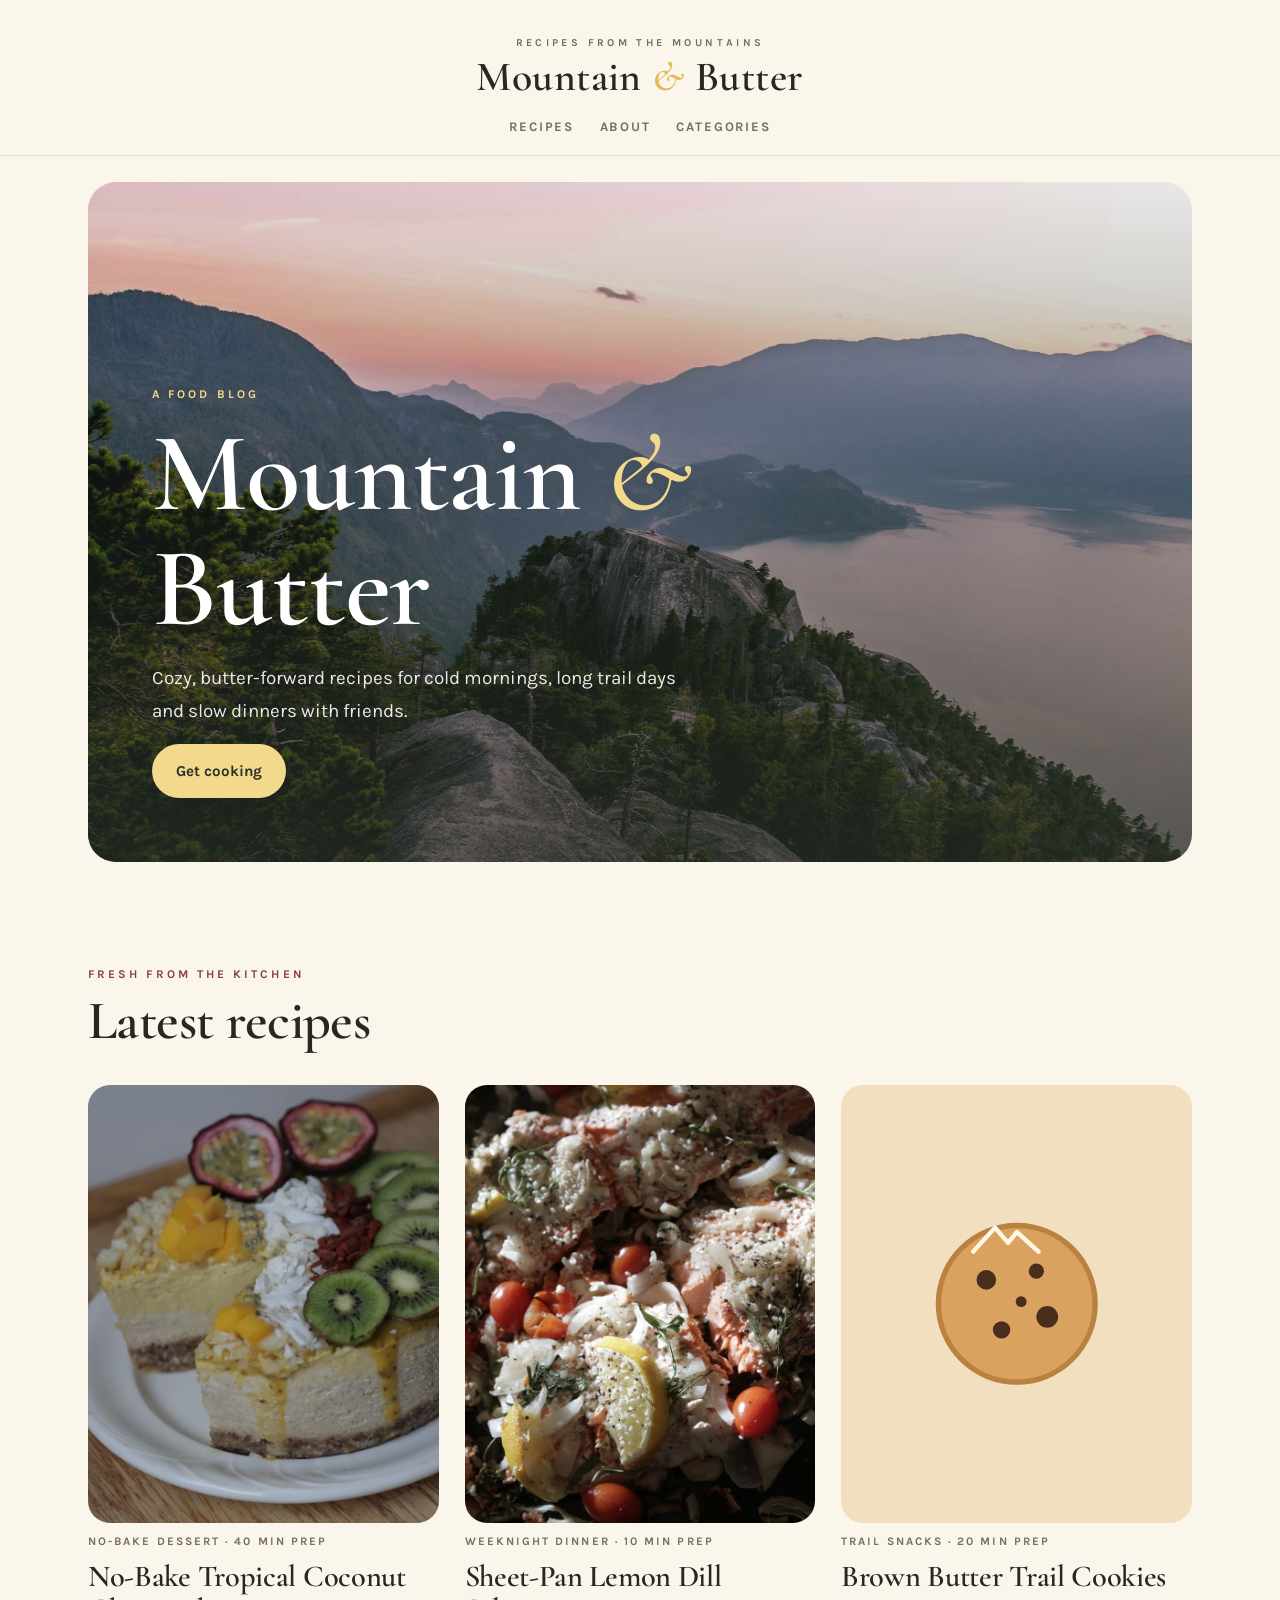
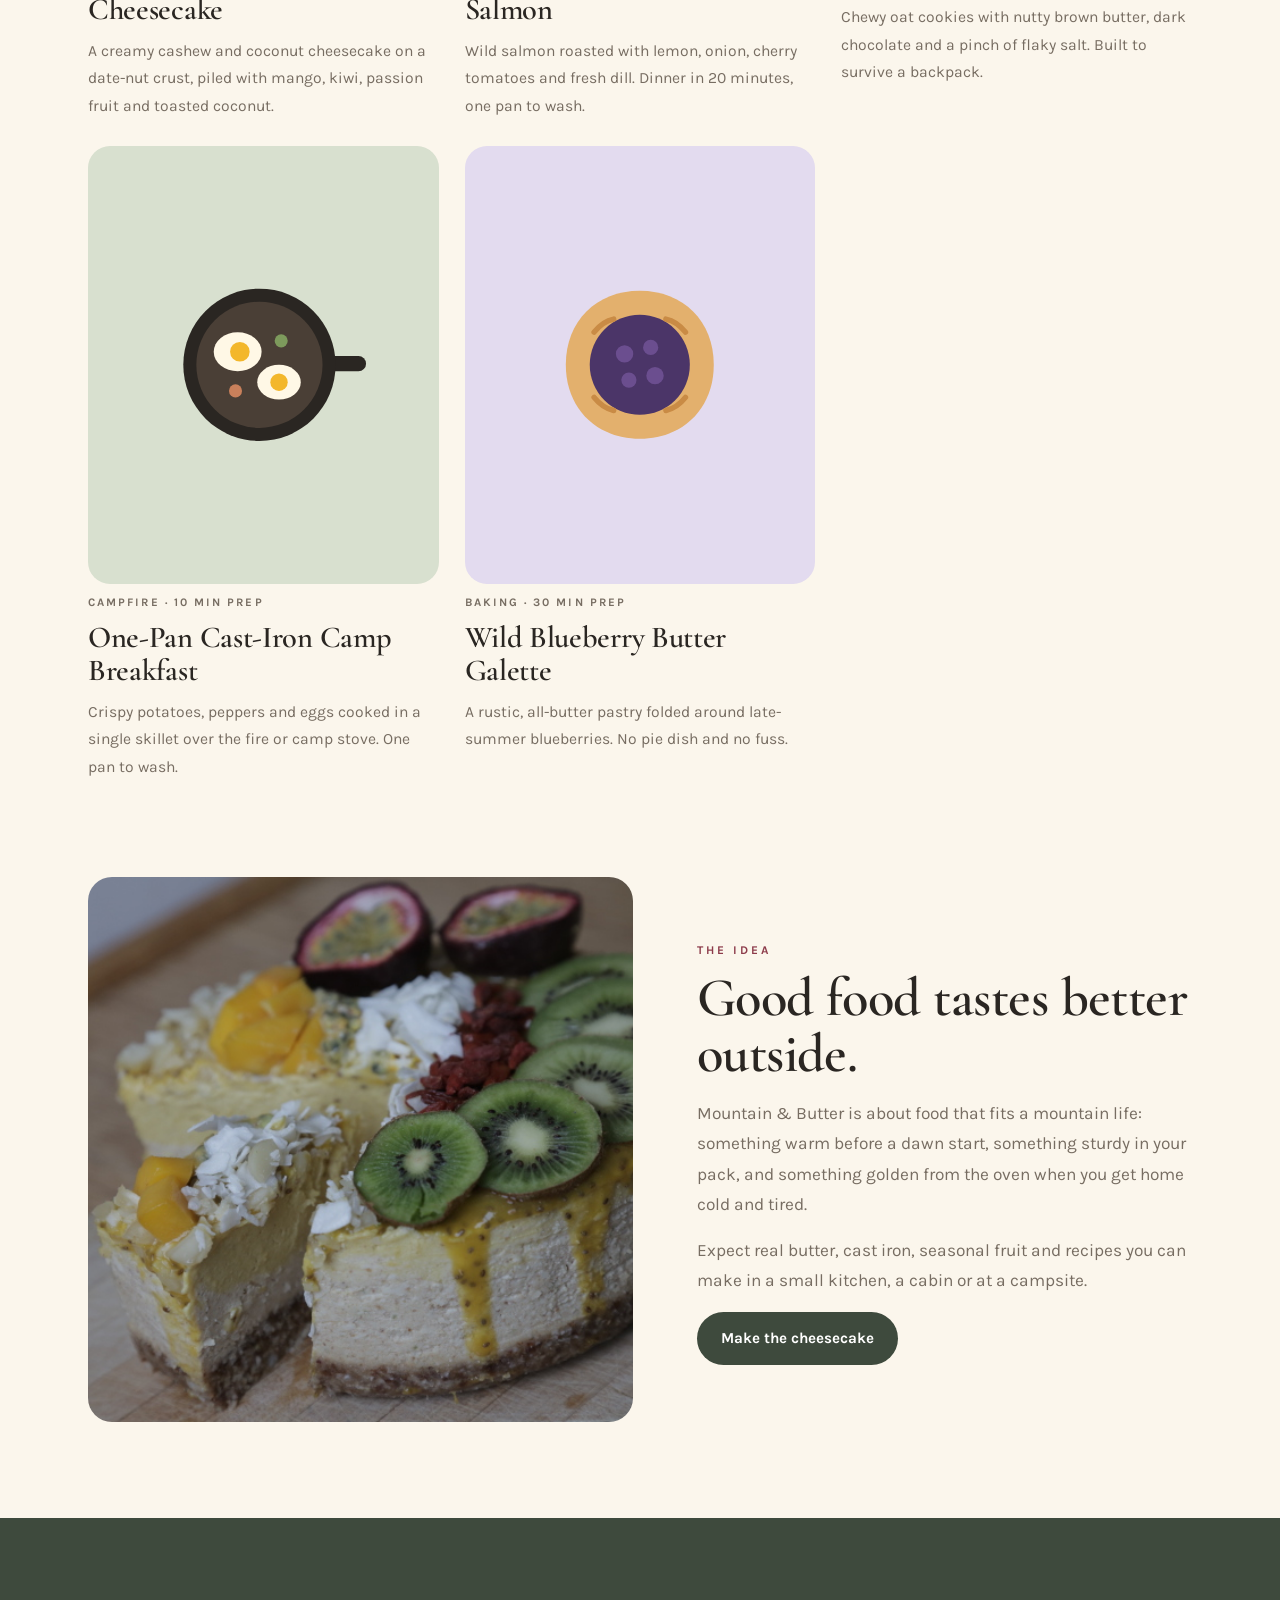
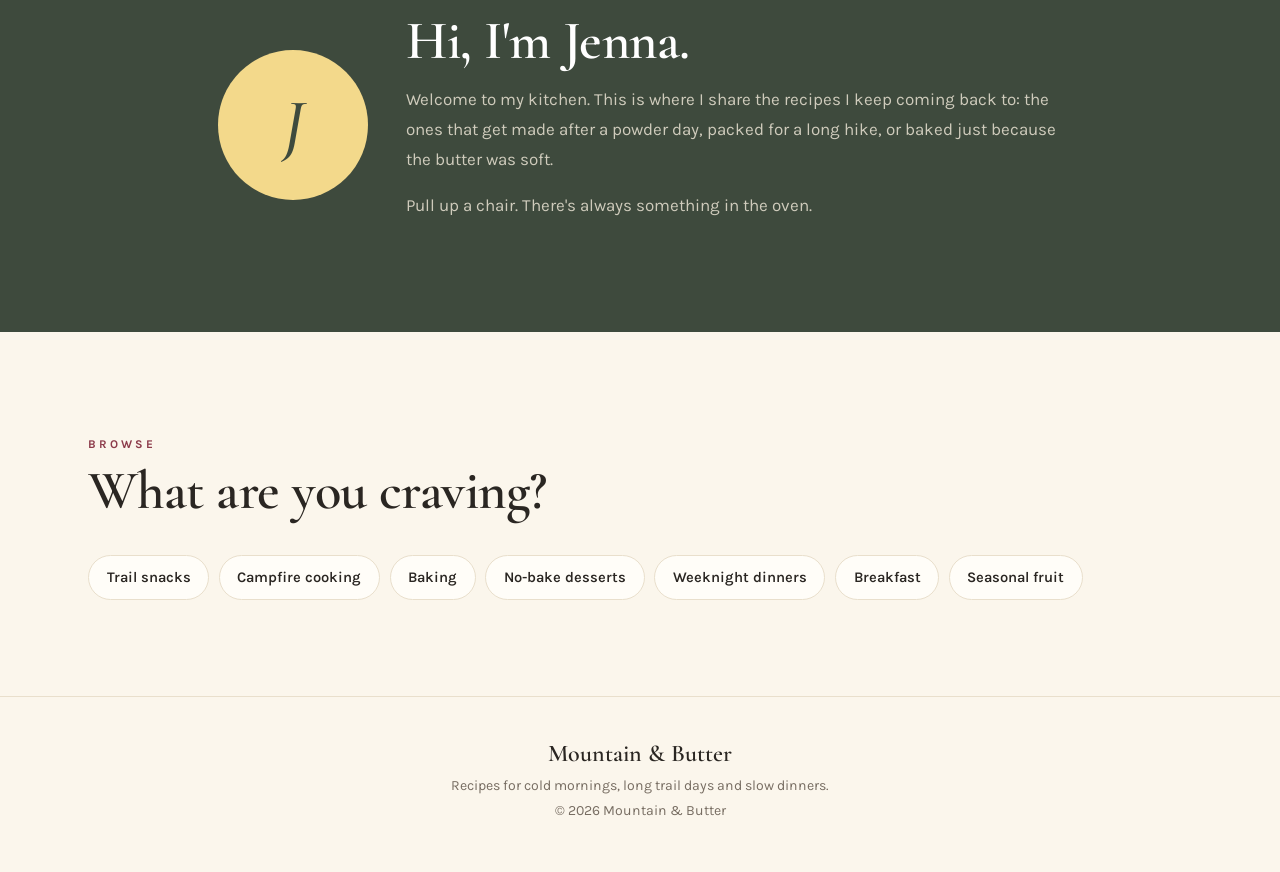
<file: index.html>
<!doctype html>
<html lang="en-CA">
<head>
<meta charset="utf-8">
<meta name="viewport" content="width=device-width,initial-scale=1">
<title>Mountain &amp; Butter | Cozy Recipes from the Mountains</title>
<meta name="description" content="Mountain &amp; Butter is a food blog of cozy, butter-forward recipes for cold mornings, trail days and slow dinners: trail cookies, campfire breakfasts and rustic baking.">
<link rel="canonical" href="https://mountainandbutter.com/">
<meta name="theme-color" content="#3e4a3d">
<link rel="icon" type="image/svg+xml" href="/favicon.svg">
<meta property="og:type" content="website"><meta property="og:title" content="Mountain &amp; Butter | Cozy Recipes from the Mountains"><meta property="og:description" content="Mountain &amp; Butter is a food blog of cozy, butter-forward recipes for cold mornings, trail days and slow dinners: trail cookies, campfire breakfasts and rustic baking."><meta property="og:url" content="https://mountainandbutter.com/"><meta property="og:image" content="https://mountainandbutter.com/img/hero.jpg"><meta property="og:locale" content="en_CA">
<meta name="twitter:card" content="summary_large_image">
<link rel="preconnect" href="https://fonts.googleapis.com"><link rel="preconnect" href="https://fonts.gstatic.com" crossorigin>
<link href="https://fonts.googleapis.com/css2?family=Cormorant+Garamond:ital,wght@0,500;0,600;0,700;1,500&family=Karla:wght@400;500;600;700&display=swap" rel="stylesheet">
<link rel="stylesheet" href="/style.css?v=1">
<script type="application/ld+json">{"@context": "https://schema.org", "@type": "Blog", "name": "Mountain & Butter", "url": "https://mountainandbutter.com/", "blogPost": [{"@type": "BlogPosting", "headline": "No-Bake Tropical Coconut Cheesecake", "url": "https://mountainandbutter.com/recipes/no-bake-tropical-coconut-cheesecake/"}, {"@type": "BlogPosting", "headline": "Sheet-Pan Lemon Dill Salmon", "url": "https://mountainandbutter.com/recipes/sheet-pan-lemon-dill-salmon/"}, {"@type": "BlogPosting", "headline": "Brown Butter Trail Cookies", "url": "https://mountainandbutter.com/recipes/brown-butter-trail-cookies/"}, {"@type": "BlogPosting", "headline": "One-Pan Cast-Iron Camp Breakfast", "url": "https://mountainandbutter.com/recipes/cast-iron-camp-breakfast/"}, {"@type": "BlogPosting", "headline": "Wild Blueberry Butter Galette", "url": "https://mountainandbutter.com/recipes/wild-blueberry-galette/"}]}</script>
</head>
<body><header class="top"><div class="wrap"><a class="logo" href="/"><small>Recipes from the mountains</small><b>Mountain <i>&amp;</i> Butter</b></a><nav><a href="/#recipes">Recipes</a><a href="/#about">About</a><a href="/#cats">Categories</a></nav></div></header><div class="wrap"><div class="hero" style="background-image:url(/img/hero.jpg)"><div class="in"><span class="k">A food blog</span><h1>Mountain <em>&amp;</em> Butter</h1><p>Cozy, butter-forward recipes for cold mornings, long trail days and slow dinners with friends.</p><a class="btn" href="#recipes">Get cooking</a></div></div></div>
<section id="recipes"><div class="wrap"><div class="sh"><div><span class="k">Fresh from the kitchen</span><h2>Latest recipes</h2></div></div><div class="grid"><a class="rc" href="/recipes/no-bake-tropical-coconut-cheesecake/"><div class="art" style="background:#f6e7b8"><img src="/img/cheesecake.jpg" alt="" style="width:100%;height:100%;object-fit:cover"></div><span class="meta">No-bake dessert · 40 min prep</span><h3>No-Bake Tropical Coconut Cheesecake</h3><p>A creamy cashew and coconut cheesecake on a date-nut crust, piled with mango, kiwi, passion fruit and toasted coconut.</p></a><a class="rc" href="/recipes/sheet-pan-lemon-dill-salmon/"><div class="art" style="background:#f3dccf"><img src="/img/salmon.jpg" alt="" style="width:100%;height:100%;object-fit:cover"></div><span class="meta">Weeknight dinner · 10 min prep</span><h3>Sheet-Pan Lemon Dill Salmon</h3><p>Wild salmon roasted with lemon, onion, cherry tomatoes and fresh dill. Dinner in 20 minutes, one pan to wash.</p></a><a class="rc" href="/recipes/brown-butter-trail-cookies/"><div class="art" style="background:#f1dfc0"><svg viewBox="0 0 200 200" aria-hidden="true"><circle cx="100" cy="100" r="72" fill="#d9a35f"/><circle cx="100" cy="100" r="72" fill="none" stroke="#b9823f" stroke-width="5"/><circle cx="72" cy="78" r="9" fill="#4a2e1d"/><circle cx="118" cy="70" r="7" fill="#4a2e1d"/><circle cx="128" cy="112" r="10" fill="#4a2e1d"/><circle cx="86" cy="124" r="8" fill="#4a2e1d"/><circle cx="104" cy="98" r="5" fill="#4a2e1d"/><path d="M60 52 L80 30 L92 44 L100 34 L120 52" fill="none" stroke="#fff8e6" stroke-width="4" stroke-linecap="round" stroke-linejoin="round"/></svg></div><span class="meta">Trail snacks · 20 min prep</span><h3>Brown Butter Trail Cookies</h3><p>Chewy oat cookies with nutty brown butter, dark chocolate and a pinch of flaky salt. Built to survive a backpack.</p></a><a class="rc" href="/recipes/cast-iron-camp-breakfast/"><div class="art" style="background:#d8e0cf"><svg viewBox="0 0 200 200" aria-hidden="true"><rect x="150" y="92" width="44" height="14" rx="7" fill="#2a2622"/><circle cx="96" cy="100" r="70" fill="#2a2622"/><circle cx="96" cy="100" r="58" fill="#4a3f36"/><ellipse cx="76" cy="88" rx="22" ry="18" fill="#fff8e6"/><circle cx="78" cy="88" r="9" fill="#f3b72b"/><ellipse cx="114" cy="116" rx="20" ry="16" fill="#fff8e6"/><circle cx="114" cy="116" r="8" fill="#f3b72b"/><circle cx="116" cy="78" r="6" fill="#7d9a5c"/><circle cx="74" cy="124" r="6" fill="#c9805b"/></svg></div><span class="meta">Campfire · 10 min prep</span><h3>One-Pan Cast-Iron Camp Breakfast</h3><p>Crispy potatoes, peppers and eggs cooked in a single skillet over the fire or camp stove. One pan to wash.</p></a><a class="rc" href="/recipes/wild-blueberry-galette/"><div class="art" style="background:#e3dbef"><svg viewBox="0 0 200 200" aria-hidden="true"><path d="M100 32 C140 32 168 60 168 100 C168 140 140 168 100 168 C60 168 32 140 32 100 C32 60 60 32 100 32Z" fill="#e3b06d"/><circle cx="100" cy="100" r="46" fill="#4b3568"/><circle cx="86" cy="90" r="8" fill="#6b4e8f"/><circle cx="110" cy="84" r="7" fill="#6b4e8f"/><circle cx="114" cy="110" r="8" fill="#6b4e8f"/><circle cx="90" cy="114" r="7" fill="#6b4e8f"/><path d="M58 70 Q66 60 76 58 M142 70 Q134 60 124 58 M58 130 Q66 140 76 142 M142 130 Q134 140 124 142" stroke="#c98b45" stroke-width="5" fill="none" stroke-linecap="round"/></svg></div><span class="meta">Baking · 30 min prep</span><h3>Wild Blueberry Butter Galette</h3><p>A rustic, all-butter pastry folded around late-summer blueberries. No pie dish and no fuss.</p></a></div></div></section>
<section style="padding-top:0"><div class="wrap feature"><img src="/img/cheesecake-slice.jpg" alt="Sliced no-bake tropical coconut cheesecake" loading="lazy"><div><span class="k">The idea</span><h2>Good food tastes better outside.</h2><p>Mountain &amp; Butter is about food that fits a mountain life: something warm before a dawn start, something sturdy in your pack, and something golden from the oven when you get home cold and tired.</p><p>Expect real butter, cast iron, seasonal fruit and recipes you can make in a small kitchen, a cabin or at a campsite.</p><a class="btn dark" href="/recipes/no-bake-tropical-coconut-cheesecake/">Make the cheesecake</a></div></div></section>
<section class="band" id="about"><div class="wrap about"><div class="mono">J</div><div><h2>Hi, I'm Jenna.</h2><p style="margin-top:1rem">Welcome to my kitchen. This is where I share the recipes I keep coming back to: the ones that get made after a powder day, packed for a long hike, or baked just because the butter was soft.</p><p>Pull up a chair. There's always something in the oven.</p></div></div></section>
<section id="cats"><div class="wrap"><div class="sh"><div><span class="k">Browse</span><h2>What are you craving?</h2></div></div><div class="cats"><a href="/recipes/brown-butter-trail-cookies/">Trail snacks</a><a href="/recipes/cast-iron-camp-breakfast/">Campfire cooking</a><a href="/recipes/wild-blueberry-galette/">Baking</a><a href="/recipes/no-bake-tropical-coconut-cheesecake/">No-bake desserts</a><a href="/recipes/sheet-pan-lemon-dill-salmon/">Weeknight dinners</a><a href="/recipes/cast-iron-camp-breakfast/">Breakfast</a><a href="/recipes/wild-blueberry-galette/">Seasonal fruit</a></div></div></section>
<footer><div class="wrap"><b>Mountain &amp; Butter</b>Recipes for cold mornings, long trail days and slow dinners.<br>© 2026 Mountain &amp; Butter</div></footer></body></html>
</file>
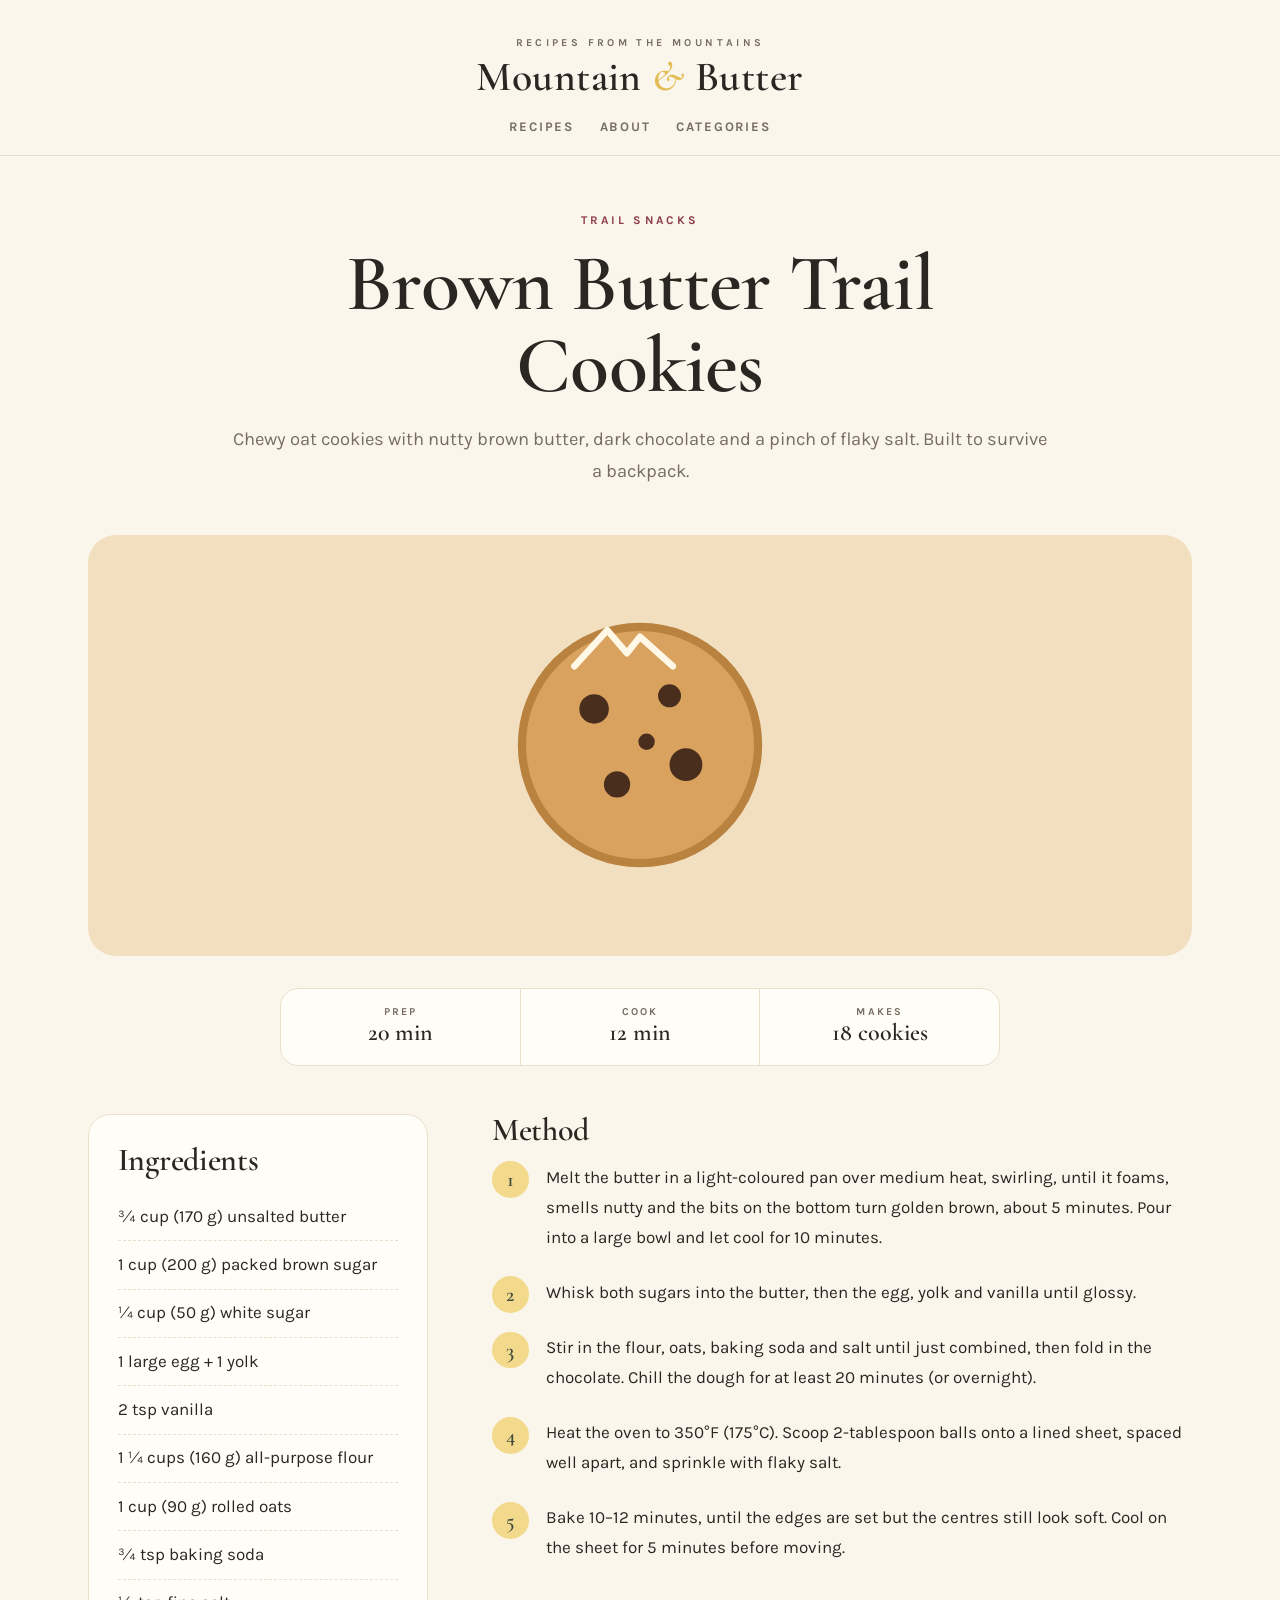
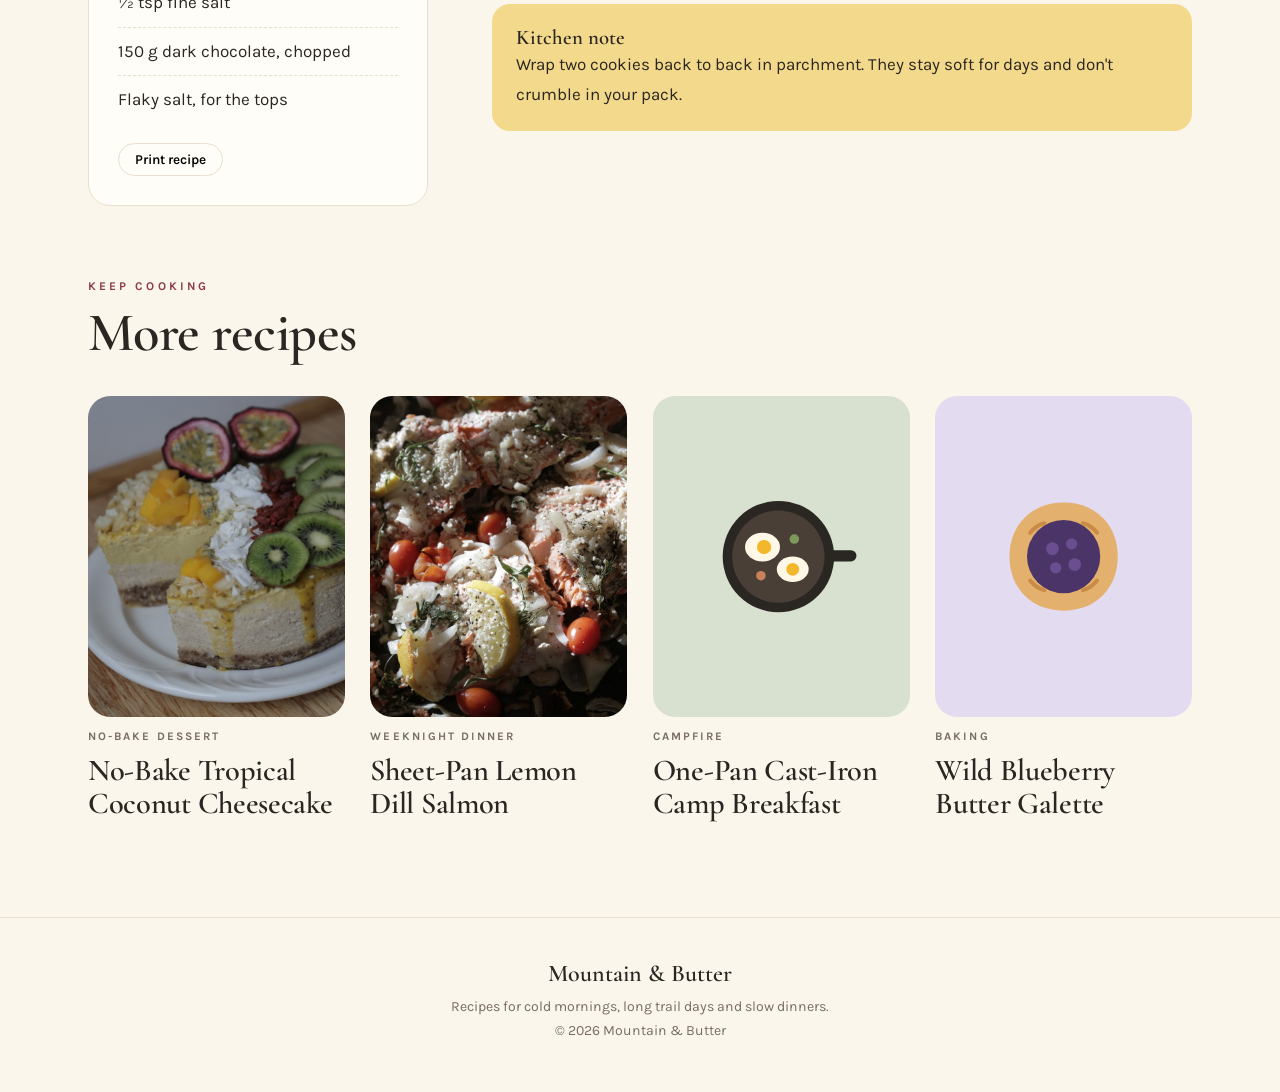
<file: recipes/brown-butter-trail-cookies/index.html>
<!doctype html>
<html lang="en-CA">
<head>
<meta charset="utf-8">
<meta name="viewport" content="width=device-width,initial-scale=1">
<title>Brown Butter Trail Cookies | Mountain &amp; Butter</title>
<meta name="description" content="Chewy oat cookies with nutty brown butter, dark chocolate and a pinch of flaky salt. Built to survive a backpack.">
<link rel="canonical" href="https://mountainandbutter.com/recipes/brown-butter-trail-cookies/">
<meta name="theme-color" content="#3e4a3d">
<link rel="icon" type="image/svg+xml" href="/favicon.svg">
<meta property="og:type" content="website"><meta property="og:title" content="Brown Butter Trail Cookies | Mountain &amp; Butter"><meta property="og:description" content="Chewy oat cookies with nutty brown butter, dark chocolate and a pinch of flaky salt. Built to survive a backpack."><meta property="og:url" content="https://mountainandbutter.com/recipes/brown-butter-trail-cookies/"><meta property="og:image" content="https://mountainandbutter.com/img/hero.jpg"><meta property="og:locale" content="en_CA">
<meta name="twitter:card" content="summary_large_image">
<link rel="preconnect" href="https://fonts.googleapis.com"><link rel="preconnect" href="https://fonts.gstatic.com" crossorigin>
<link href="https://fonts.googleapis.com/css2?family=Cormorant+Garamond:ital,wght@0,500;0,600;0,700;1,500&family=Karla:wght@400;500;600;700&display=swap" rel="stylesheet">
<link rel="stylesheet" href="/style.css?v=1">
<script type="application/ld+json">{"@context": "https://schema.org", "@type": "Recipe", "name": "Brown Butter Trail Cookies", "description": "Chewy oat cookies with nutty brown butter, dark chocolate and a pinch of flaky salt. Built to survive a backpack.", "author": {"@type": "Person", "name": "Jenna"}, "recipeCategory": "Trail snacks", "recipeYield": "18 cookies", "totalTime": "PT45M", "recipeIngredient": ["\u00be cup (170 g) unsalted butter", "1 cup (200 g) packed brown sugar", "\u00bc cup (50 g) white sugar", "1 large egg + 1 yolk", "2 tsp vanilla", "1 \u00bc cups (160 g) all-purpose flour", "1 cup (90 g) rolled oats", "\u00be tsp baking soda", "\u00bd tsp fine salt", "150 g dark chocolate, chopped", "Flaky salt, for the tops"], "recipeInstructions": [{"@type": "HowToStep", "text": "Melt the butter in a light-coloured pan over medium heat, swirling, until it foams, smells nutty and the bits on the bottom turn golden brown, about 5 minutes. Pour into a large bowl and let cool for 10 minutes."}, {"@type": "HowToStep", "text": "Whisk both sugars into the butter, then the egg, yolk and vanilla until glossy."}, {"@type": "HowToStep", "text": "Stir in the flour, oats, baking soda and salt until just combined, then fold in the chocolate. Chill the dough for at least 20 minutes (or overnight)."}, {"@type": "HowToStep", "text": "Heat the oven to 350\u00b0F (175\u00b0C). Scoop 2-tablespoon balls onto a lined sheet, spaced well apart, and sprinkle with flaky salt."}, {"@type": "HowToStep", "text": "Bake 10\u201312 minutes, until the edges are set but the centres still look soft. Cool on the sheet for 5 minutes before moving."}]}</script>
</head>
<body><header class="top"><div class="wrap"><a class="logo" href="/"><small>Recipes from the mountains</small><b>Mountain <i>&amp;</i> Butter</b></a><nav><a href="/#recipes">Recipes</a><a href="/#about">About</a><a href="/#cats">Categories</a></nav></div></header><div class="wrap"><div class="rhead"><span class="k">Trail snacks</span><h1>Brown Butter Trail Cookies</h1><p>Chewy oat cookies with nutty brown butter, dark chocolate and a pinch of flaky salt. Built to survive a backpack.</p></div><div class="rart" style="background:#f1dfc0"><svg viewBox="0 0 200 200" aria-hidden="true"><circle cx="100" cy="100" r="72" fill="#d9a35f"/><circle cx="100" cy="100" r="72" fill="none" stroke="#b9823f" stroke-width="5"/><circle cx="72" cy="78" r="9" fill="#4a2e1d"/><circle cx="118" cy="70" r="7" fill="#4a2e1d"/><circle cx="128" cy="112" r="10" fill="#4a2e1d"/><circle cx="86" cy="124" r="8" fill="#4a2e1d"/><circle cx="104" cy="98" r="5" fill="#4a2e1d"/><path d="M60 52 L80 30 L92 44 L100 34 L120 52" fill="none" stroke="#fff8e6" stroke-width="4" stroke-linecap="round" stroke-linejoin="round"/></svg></div>
<div class="stats"><div><small>Prep</small><b>20 min</b></div><div><small>Cook</small><b>12 min</b></div><div><small>Makes</small><b>18 cookies</b></div></div>
<div class="rbody"><aside class="ing"><h2>Ingredients</h2><ul><li>¾ cup (170 g) unsalted butter</li><li>1 cup (200 g) packed brown sugar</li><li>¼ cup (50 g) white sugar</li><li>1 large egg + 1 yolk</li><li>2 tsp vanilla</li><li>1 ¼ cups (160 g) all-purpose flour</li><li>1 cup (90 g) rolled oats</li><li>¾ tsp baking soda</li><li>½ tsp fine salt</li><li>150 g dark chocolate, chopped</li><li>Flaky salt, for the tops</li></ul><button class="print" onclick="window.print()">Print recipe</button></aside><div class="steps"><h2>Method</h2><ol><li>Melt the butter in a light-coloured pan over medium heat, swirling, until it foams, smells nutty and the bits on the bottom turn golden brown, about 5 minutes. Pour into a large bowl and let cool for 10 minutes.</li><li>Whisk both sugars into the butter, then the egg, yolk and vanilla until glossy.</li><li>Stir in the flour, oats, baking soda and salt until just combined, then fold in the chocolate. Chill the dough for at least 20 minutes (or overnight).</li><li>Heat the oven to 350°F (175°C). Scoop 2-tablespoon balls onto a lined sheet, spaced well apart, and sprinkle with flaky salt.</li><li>Bake 10–12 minutes, until the edges are set but the centres still look soft. Cool on the sheet for 5 minutes before moving.</li></ol><div class="tip"><b>Kitchen note</b>Wrap two cookies back to back in parchment. They stay soft for days and don't crumble in your pack.</div></div></div></div>
<section class="more" style="padding-top:1rem"><div class="wrap"><div class="sh"><div><span class="k">Keep cooking</span><h2>More recipes</h2></div></div><div class="grid" style="grid-template-columns:repeat(auto-fill,minmax(240px,1fr))"><a class="rc" href="/recipes/no-bake-tropical-coconut-cheesecake/"><div class="art" style="background:#f6e7b8"><img src="/img/cheesecake.jpg" alt="" style="width:100%;height:100%;object-fit:cover"></div><span class="meta">No-bake dessert</span><h3>No-Bake Tropical Coconut Cheesecake</h3></a><a class="rc" href="/recipes/sheet-pan-lemon-dill-salmon/"><div class="art" style="background:#f3dccf"><img src="/img/salmon.jpg" alt="" style="width:100%;height:100%;object-fit:cover"></div><span class="meta">Weeknight dinner</span><h3>Sheet-Pan Lemon Dill Salmon</h3></a><a class="rc" href="/recipes/cast-iron-camp-breakfast/"><div class="art" style="background:#d8e0cf"><svg viewBox="0 0 200 200" aria-hidden="true"><rect x="150" y="92" width="44" height="14" rx="7" fill="#2a2622"/><circle cx="96" cy="100" r="70" fill="#2a2622"/><circle cx="96" cy="100" r="58" fill="#4a3f36"/><ellipse cx="76" cy="88" rx="22" ry="18" fill="#fff8e6"/><circle cx="78" cy="88" r="9" fill="#f3b72b"/><ellipse cx="114" cy="116" rx="20" ry="16" fill="#fff8e6"/><circle cx="114" cy="116" r="8" fill="#f3b72b"/><circle cx="116" cy="78" r="6" fill="#7d9a5c"/><circle cx="74" cy="124" r="6" fill="#c9805b"/></svg></div><span class="meta">Campfire</span><h3>One-Pan Cast-Iron Camp Breakfast</h3></a><a class="rc" href="/recipes/wild-blueberry-galette/"><div class="art" style="background:#e3dbef"><svg viewBox="0 0 200 200" aria-hidden="true"><path d="M100 32 C140 32 168 60 168 100 C168 140 140 168 100 168 C60 168 32 140 32 100 C32 60 60 32 100 32Z" fill="#e3b06d"/><circle cx="100" cy="100" r="46" fill="#4b3568"/><circle cx="86" cy="90" r="8" fill="#6b4e8f"/><circle cx="110" cy="84" r="7" fill="#6b4e8f"/><circle cx="114" cy="110" r="8" fill="#6b4e8f"/><circle cx="90" cy="114" r="7" fill="#6b4e8f"/><path d="M58 70 Q66 60 76 58 M142 70 Q134 60 124 58 M58 130 Q66 140 76 142 M142 130 Q134 140 124 142" stroke="#c98b45" stroke-width="5" fill="none" stroke-linecap="round"/></svg></div><span class="meta">Baking</span><h3>Wild Blueberry Butter Galette</h3></a></div></div></section>
<footer><div class="wrap"><b>Mountain &amp; Butter</b>Recipes for cold mornings, long trail days and slow dinners.<br>© 2026 Mountain &amp; Butter</div></footer></body></html>
</file>
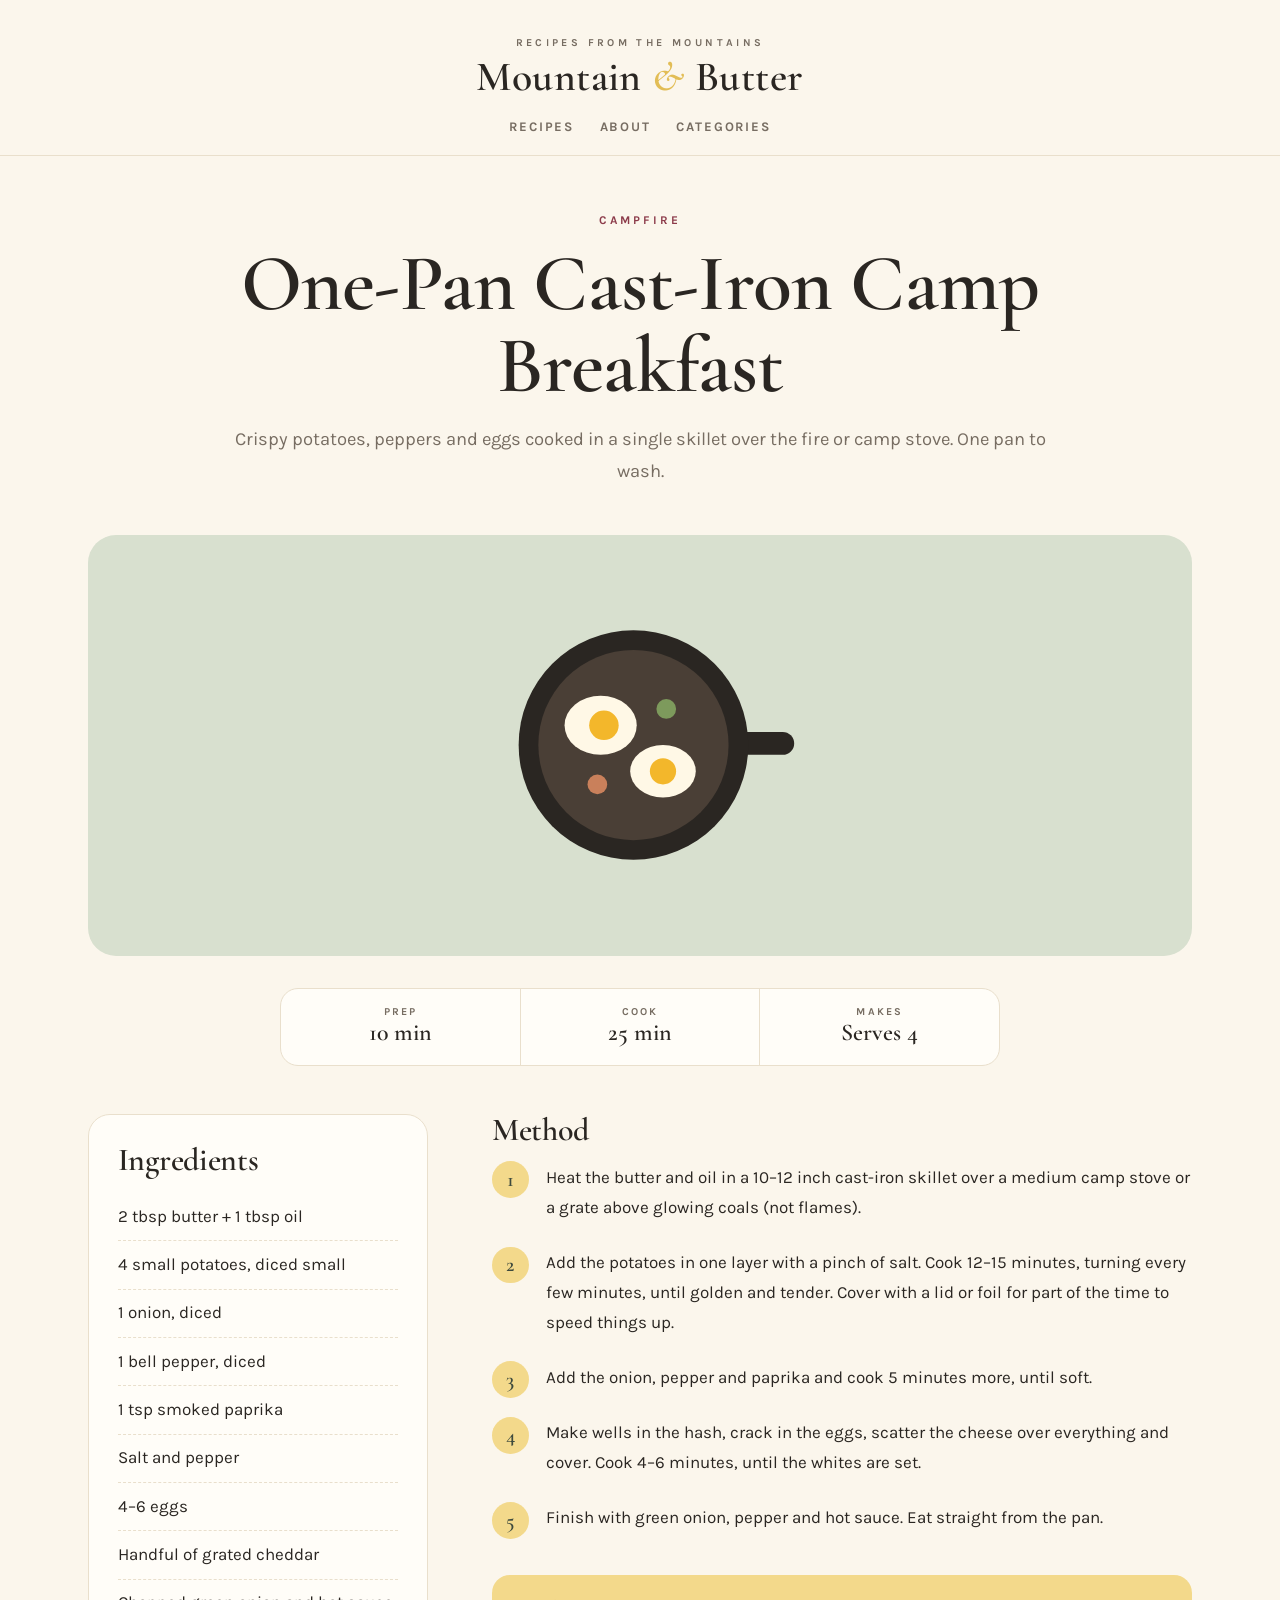
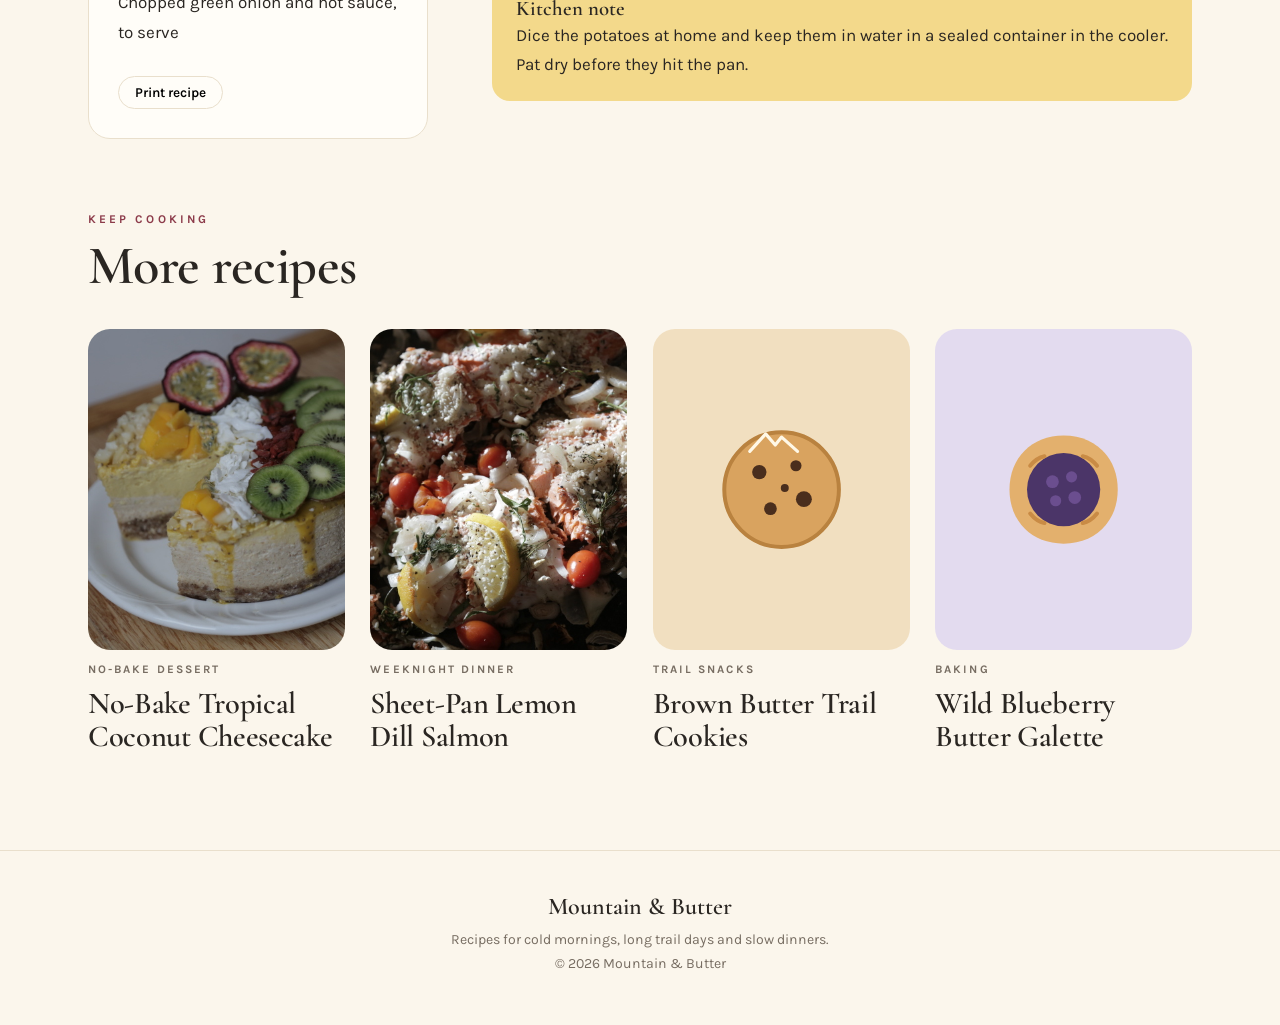
<file: recipes/cast-iron-camp-breakfast/index.html>
<!doctype html>
<html lang="en-CA">
<head>
<meta charset="utf-8">
<meta name="viewport" content="width=device-width,initial-scale=1">
<title>One-Pan Cast-Iron Camp Breakfast | Mountain &amp; Butter</title>
<meta name="description" content="Crispy potatoes, peppers and eggs cooked in a single skillet over the fire or camp stove. One pan to wash.">
<link rel="canonical" href="https://mountainandbutter.com/recipes/cast-iron-camp-breakfast/">
<meta name="theme-color" content="#3e4a3d">
<link rel="icon" type="image/svg+xml" href="/favicon.svg">
<meta property="og:type" content="website"><meta property="og:title" content="One-Pan Cast-Iron Camp Breakfast | Mountain &amp; Butter"><meta property="og:description" content="Crispy potatoes, peppers and eggs cooked in a single skillet over the fire or camp stove. One pan to wash."><meta property="og:url" content="https://mountainandbutter.com/recipes/cast-iron-camp-breakfast/"><meta property="og:image" content="https://mountainandbutter.com/img/hero.jpg"><meta property="og:locale" content="en_CA">
<meta name="twitter:card" content="summary_large_image">
<link rel="preconnect" href="https://fonts.googleapis.com"><link rel="preconnect" href="https://fonts.gstatic.com" crossorigin>
<link href="https://fonts.googleapis.com/css2?family=Cormorant+Garamond:ital,wght@0,500;0,600;0,700;1,500&family=Karla:wght@400;500;600;700&display=swap" rel="stylesheet">
<link rel="stylesheet" href="/style.css?v=1">
<script type="application/ld+json">{"@context": "https://schema.org", "@type": "Recipe", "name": "One-Pan Cast-Iron Camp Breakfast", "description": "Crispy potatoes, peppers and eggs cooked in a single skillet over the fire or camp stove. One pan to wash.", "author": {"@type": "Person", "name": "Jenna"}, "recipeCategory": "Campfire", "recipeYield": "Serves 4", "totalTime": "PT35M", "recipeIngredient": ["2 tbsp butter + 1 tbsp oil", "4 small potatoes, diced small", "1 onion, diced", "1 bell pepper, diced", "1 tsp smoked paprika", "Salt and pepper", "4\u20136 eggs", "Handful of grated cheddar", "Chopped green onion and hot sauce, to serve"], "recipeInstructions": [{"@type": "HowToStep", "text": "Heat the butter and oil in a 10\u201312 inch cast-iron skillet over a medium camp stove or a grate above glowing coals (not flames)."}, {"@type": "HowToStep", "text": "Add the potatoes in one layer with a pinch of salt. Cook 12\u201315 minutes, turning every few minutes, until golden and tender. Cover with a lid or foil for part of the time to speed things up."}, {"@type": "HowToStep", "text": "Add the onion, pepper and paprika and cook 5 minutes more, until soft."}, {"@type": "HowToStep", "text": "Make wells in the hash, crack in the eggs, scatter the cheese over everything and cover. Cook 4\u20136 minutes, until the whites are set."}, {"@type": "HowToStep", "text": "Finish with green onion, pepper and hot sauce. Eat straight from the pan."}]}</script>
</head>
<body><header class="top"><div class="wrap"><a class="logo" href="/"><small>Recipes from the mountains</small><b>Mountain <i>&amp;</i> Butter</b></a><nav><a href="/#recipes">Recipes</a><a href="/#about">About</a><a href="/#cats">Categories</a></nav></div></header><div class="wrap"><div class="rhead"><span class="k">Campfire</span><h1>One-Pan Cast-Iron Camp Breakfast</h1><p>Crispy potatoes, peppers and eggs cooked in a single skillet over the fire or camp stove. One pan to wash.</p></div><div class="rart" style="background:#d8e0cf"><svg viewBox="0 0 200 200" aria-hidden="true"><rect x="150" y="92" width="44" height="14" rx="7" fill="#2a2622"/><circle cx="96" cy="100" r="70" fill="#2a2622"/><circle cx="96" cy="100" r="58" fill="#4a3f36"/><ellipse cx="76" cy="88" rx="22" ry="18" fill="#fff8e6"/><circle cx="78" cy="88" r="9" fill="#f3b72b"/><ellipse cx="114" cy="116" rx="20" ry="16" fill="#fff8e6"/><circle cx="114" cy="116" r="8" fill="#f3b72b"/><circle cx="116" cy="78" r="6" fill="#7d9a5c"/><circle cx="74" cy="124" r="6" fill="#c9805b"/></svg></div>
<div class="stats"><div><small>Prep</small><b>10 min</b></div><div><small>Cook</small><b>25 min</b></div><div><small>Makes</small><b>Serves 4</b></div></div>
<div class="rbody"><aside class="ing"><h2>Ingredients</h2><ul><li>2 tbsp butter + 1 tbsp oil</li><li>4 small potatoes, diced small</li><li>1 onion, diced</li><li>1 bell pepper, diced</li><li>1 tsp smoked paprika</li><li>Salt and pepper</li><li>4–6 eggs</li><li>Handful of grated cheddar</li><li>Chopped green onion and hot sauce, to serve</li></ul><button class="print" onclick="window.print()">Print recipe</button></aside><div class="steps"><h2>Method</h2><ol><li>Heat the butter and oil in a 10–12 inch cast-iron skillet over a medium camp stove or a grate above glowing coals (not flames).</li><li>Add the potatoes in one layer with a pinch of salt. Cook 12–15 minutes, turning every few minutes, until golden and tender. Cover with a lid or foil for part of the time to speed things up.</li><li>Add the onion, pepper and paprika and cook 5 minutes more, until soft.</li><li>Make wells in the hash, crack in the eggs, scatter the cheese over everything and cover. Cook 4–6 minutes, until the whites are set.</li><li>Finish with green onion, pepper and hot sauce. Eat straight from the pan.</li></ol><div class="tip"><b>Kitchen note</b>Dice the potatoes at home and keep them in water in a sealed container in the cooler. Pat dry before they hit the pan.</div></div></div></div>
<section class="more" style="padding-top:1rem"><div class="wrap"><div class="sh"><div><span class="k">Keep cooking</span><h2>More recipes</h2></div></div><div class="grid" style="grid-template-columns:repeat(auto-fill,minmax(240px,1fr))"><a class="rc" href="/recipes/no-bake-tropical-coconut-cheesecake/"><div class="art" style="background:#f6e7b8"><img src="/img/cheesecake.jpg" alt="" style="width:100%;height:100%;object-fit:cover"></div><span class="meta">No-bake dessert</span><h3>No-Bake Tropical Coconut Cheesecake</h3></a><a class="rc" href="/recipes/sheet-pan-lemon-dill-salmon/"><div class="art" style="background:#f3dccf"><img src="/img/salmon.jpg" alt="" style="width:100%;height:100%;object-fit:cover"></div><span class="meta">Weeknight dinner</span><h3>Sheet-Pan Lemon Dill Salmon</h3></a><a class="rc" href="/recipes/brown-butter-trail-cookies/"><div class="art" style="background:#f1dfc0"><svg viewBox="0 0 200 200" aria-hidden="true"><circle cx="100" cy="100" r="72" fill="#d9a35f"/><circle cx="100" cy="100" r="72" fill="none" stroke="#b9823f" stroke-width="5"/><circle cx="72" cy="78" r="9" fill="#4a2e1d"/><circle cx="118" cy="70" r="7" fill="#4a2e1d"/><circle cx="128" cy="112" r="10" fill="#4a2e1d"/><circle cx="86" cy="124" r="8" fill="#4a2e1d"/><circle cx="104" cy="98" r="5" fill="#4a2e1d"/><path d="M60 52 L80 30 L92 44 L100 34 L120 52" fill="none" stroke="#fff8e6" stroke-width="4" stroke-linecap="round" stroke-linejoin="round"/></svg></div><span class="meta">Trail snacks</span><h3>Brown Butter Trail Cookies</h3></a><a class="rc" href="/recipes/wild-blueberry-galette/"><div class="art" style="background:#e3dbef"><svg viewBox="0 0 200 200" aria-hidden="true"><path d="M100 32 C140 32 168 60 168 100 C168 140 140 168 100 168 C60 168 32 140 32 100 C32 60 60 32 100 32Z" fill="#e3b06d"/><circle cx="100" cy="100" r="46" fill="#4b3568"/><circle cx="86" cy="90" r="8" fill="#6b4e8f"/><circle cx="110" cy="84" r="7" fill="#6b4e8f"/><circle cx="114" cy="110" r="8" fill="#6b4e8f"/><circle cx="90" cy="114" r="7" fill="#6b4e8f"/><path d="M58 70 Q66 60 76 58 M142 70 Q134 60 124 58 M58 130 Q66 140 76 142 M142 130 Q134 140 124 142" stroke="#c98b45" stroke-width="5" fill="none" stroke-linecap="round"/></svg></div><span class="meta">Baking</span><h3>Wild Blueberry Butter Galette</h3></a></div></div></section>
<footer><div class="wrap"><b>Mountain &amp; Butter</b>Recipes for cold mornings, long trail days and slow dinners.<br>© 2026 Mountain &amp; Butter</div></footer></body></html>
</file>
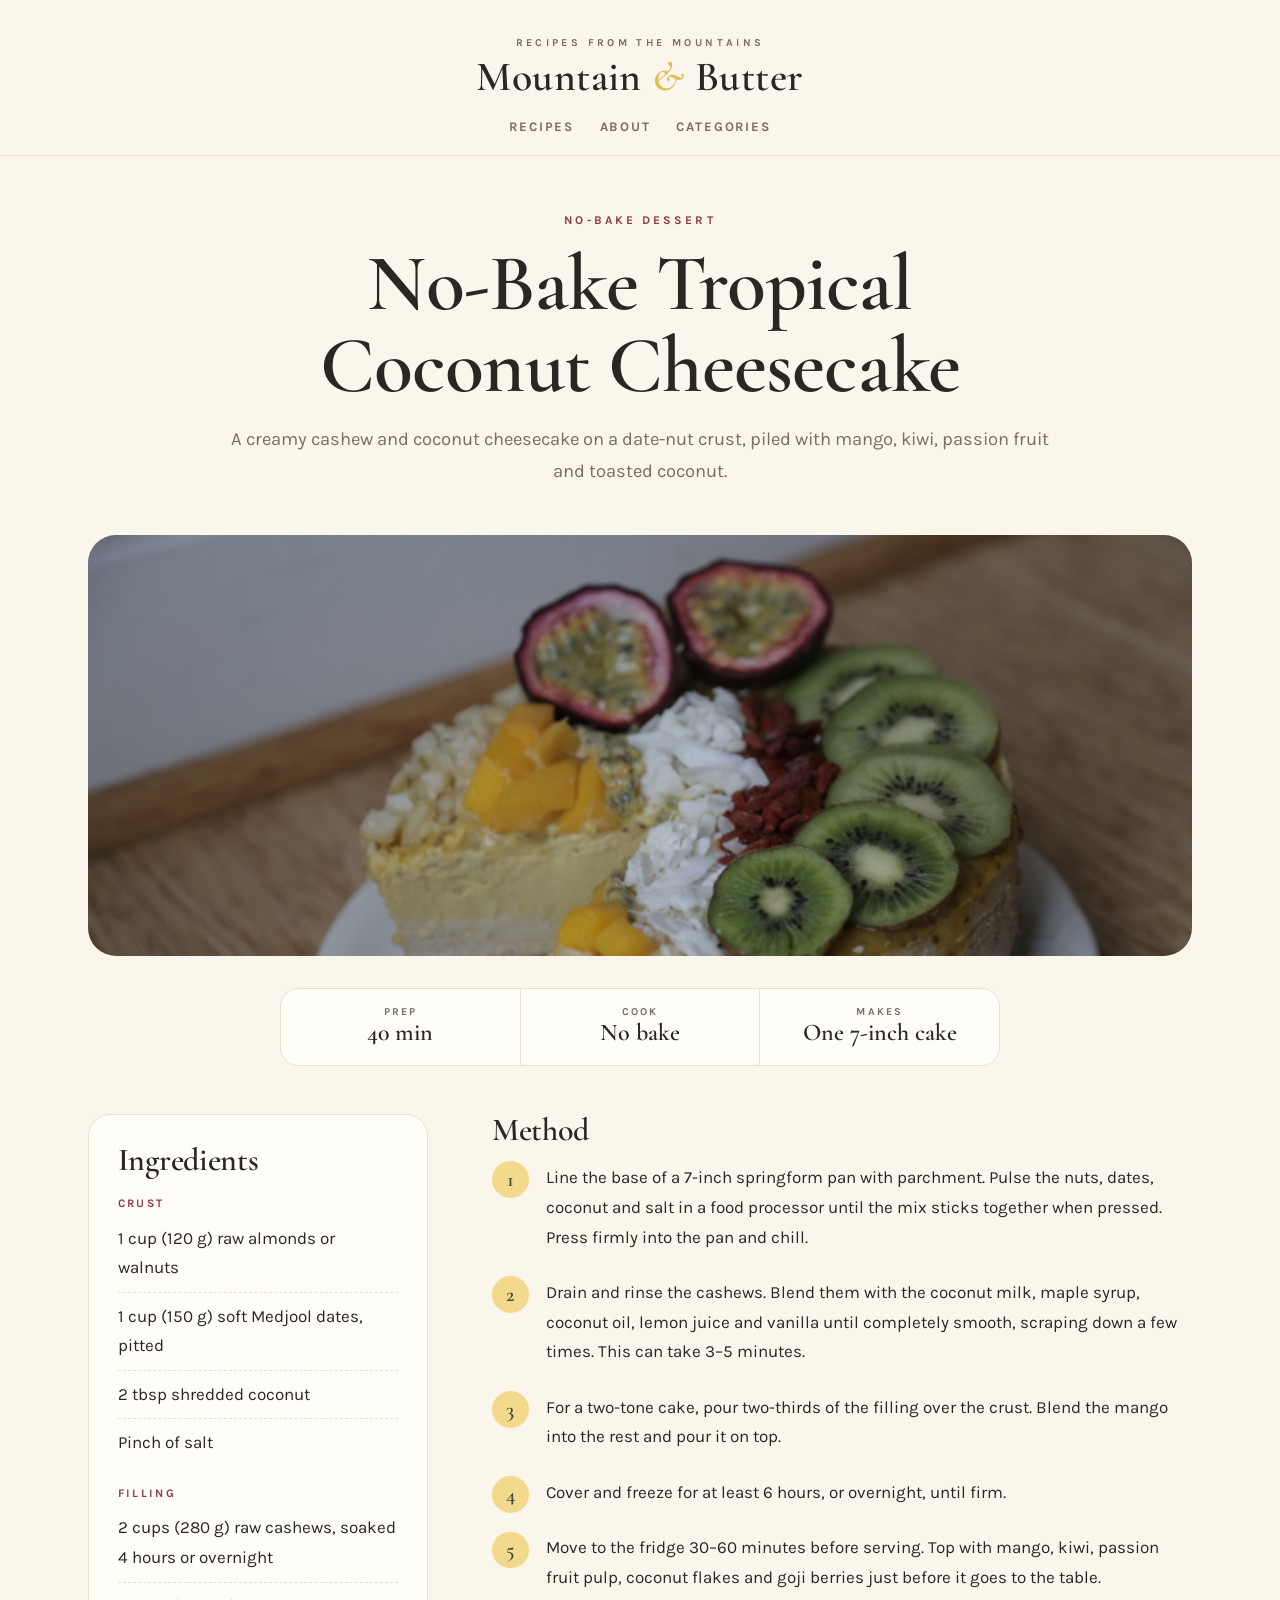
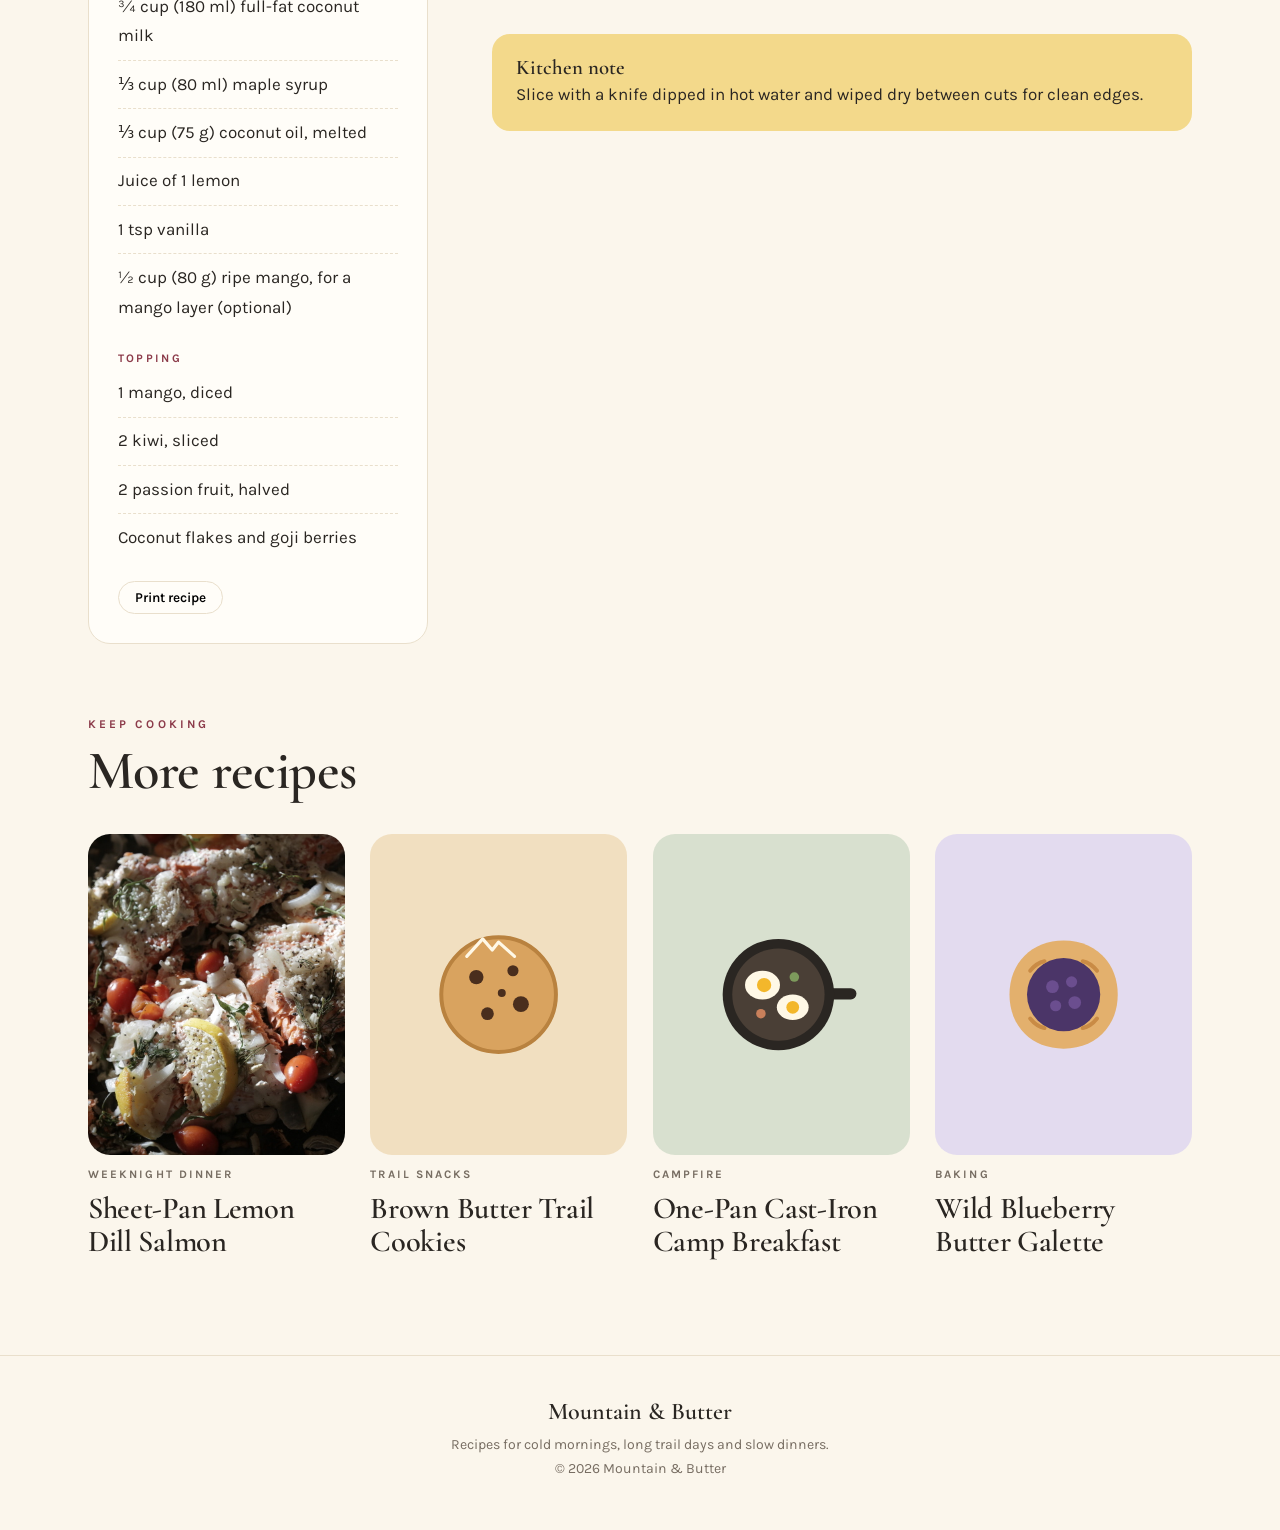
<file: recipes/no-bake-tropical-coconut-cheesecake/index.html>
<!doctype html>
<html lang="en-CA">
<head>
<meta charset="utf-8">
<meta name="viewport" content="width=device-width,initial-scale=1">
<title>No-Bake Tropical Coconut Cheesecake | Mountain &amp; Butter</title>
<meta name="description" content="A creamy cashew and coconut cheesecake on a date-nut crust, piled with mango, kiwi, passion fruit and toasted coconut.">
<link rel="canonical" href="https://mountainandbutter.com/recipes/no-bake-tropical-coconut-cheesecake/">
<meta name="theme-color" content="#3e4a3d">
<link rel="icon" type="image/svg+xml" href="/favicon.svg">
<meta property="og:type" content="website"><meta property="og:title" content="No-Bake Tropical Coconut Cheesecake | Mountain &amp; Butter"><meta property="og:description" content="A creamy cashew and coconut cheesecake on a date-nut crust, piled with mango, kiwi, passion fruit and toasted coconut."><meta property="og:url" content="https://mountainandbutter.com/recipes/no-bake-tropical-coconut-cheesecake/"><meta property="og:image" content="https://mountainandbutter.com/img/cheesecake.jpg"><meta property="og:locale" content="en_CA">
<meta name="twitter:card" content="summary_large_image">
<link rel="preconnect" href="https://fonts.googleapis.com"><link rel="preconnect" href="https://fonts.gstatic.com" crossorigin>
<link href="https://fonts.googleapis.com/css2?family=Cormorant+Garamond:ital,wght@0,500;0,600;0,700;1,500&family=Karla:wght@400;500;600;700&display=swap" rel="stylesheet">
<link rel="stylesheet" href="/style.css?v=1">
<script type="application/ld+json">{"@context": "https://schema.org", "@type": "Recipe", "name": "No-Bake Tropical Coconut Cheesecake", "description": "A creamy cashew and coconut cheesecake on a date-nut crust, piled with mango, kiwi, passion fruit and toasted coconut.", "author": {"@type": "Person", "name": "Jenna"}, "recipeCategory": "No-bake dessert", "image": "https://mountainandbutter.com/img/cheesecake.jpg", "recipeYield": "One 7-inch cake", "totalTime": "PT8H", "recipeIngredient": ["1 cup (120 g) raw almonds or walnuts", "1 cup (150 g) soft Medjool dates, pitted", "2 tbsp shredded coconut", "Pinch of salt", "2 cups (280 g) raw cashews, soaked 4 hours or overnight", "\u00be cup (180 ml) full-fat coconut milk", "\u2153 cup (80 ml) maple syrup", "\u2153 cup (75 g) coconut oil, melted", "Juice of 1 lemon", "1 tsp vanilla", "\u00bd cup (80 g) ripe mango, for a mango layer (optional)", "1 mango, diced", "2 kiwi, sliced", "2 passion fruit, halved", "Coconut flakes and goji berries"], "recipeInstructions": [{"@type": "HowToStep", "text": "Line the base of a 7-inch springform pan with parchment. Pulse the nuts, dates, coconut and salt in a food processor until the mix sticks together when pressed. Press firmly into the pan and chill."}, {"@type": "HowToStep", "text": "Drain and rinse the cashews. Blend them with the coconut milk, maple syrup, coconut oil, lemon juice and vanilla until completely smooth, scraping down a few times. This can take 3\u20135 minutes."}, {"@type": "HowToStep", "text": "For a two-tone cake, pour two-thirds of the filling over the crust. Blend the mango into the rest and pour it on top."}, {"@type": "HowToStep", "text": "Cover and freeze for at least 6 hours, or overnight, until firm."}, {"@type": "HowToStep", "text": "Move to the fridge 30\u201360 minutes before serving. Top with mango, kiwi, passion fruit pulp, coconut flakes and goji berries just before it goes to the table."}]}</script>
</head>
<body><header class="top"><div class="wrap"><a class="logo" href="/"><small>Recipes from the mountains</small><b>Mountain <i>&amp;</i> Butter</b></a><nav><a href="/#recipes">Recipes</a><a href="/#about">About</a><a href="/#cats">Categories</a></nav></div></header><div class="wrap"><div class="rhead"><span class="k">No-bake dessert</span><h1>No-Bake Tropical Coconut Cheesecake</h1><p>A creamy cashew and coconut cheesecake on a date-nut crust, piled with mango, kiwi, passion fruit and toasted coconut.</p></div><div class="rart" style="background:#f6e7b8"><img src="/img/cheesecake.jpg" alt="" style="width:100%;height:100%;object-fit:cover"></div>
<div class="stats"><div><small>Prep</small><b>40 min</b></div><div><small>Cook</small><b>No bake</b></div><div><small>Makes</small><b>One 7-inch cake</b></div></div>
<div class="rbody"><aside class="ing"><h2>Ingredients</h2><h4>Crust</h4><ul><li>1 cup (120 g) raw almonds or walnuts</li><li>1 cup (150 g) soft Medjool dates, pitted</li><li>2 tbsp shredded coconut</li><li>Pinch of salt</li></ul><h4>Filling</h4><ul><li>2 cups (280 g) raw cashews, soaked 4 hours or overnight</li><li>¾ cup (180 ml) full-fat coconut milk</li><li>⅓ cup (80 ml) maple syrup</li><li>⅓ cup (75 g) coconut oil, melted</li><li>Juice of 1 lemon</li><li>1 tsp vanilla</li><li>½ cup (80 g) ripe mango, for a mango layer (optional)</li></ul><h4>Topping</h4><ul><li>1 mango, diced</li><li>2 kiwi, sliced</li><li>2 passion fruit, halved</li><li>Coconut flakes and goji berries</li></ul><button class="print" onclick="window.print()">Print recipe</button></aside><div class="steps"><h2>Method</h2><ol><li>Line the base of a 7-inch springform pan with parchment. Pulse the nuts, dates, coconut and salt in a food processor until the mix sticks together when pressed. Press firmly into the pan and chill.</li><li>Drain and rinse the cashews. Blend them with the coconut milk, maple syrup, coconut oil, lemon juice and vanilla until completely smooth, scraping down a few times. This can take 3–5 minutes.</li><li>For a two-tone cake, pour two-thirds of the filling over the crust. Blend the mango into the rest and pour it on top.</li><li>Cover and freeze for at least 6 hours, or overnight, until firm.</li><li>Move to the fridge 30–60 minutes before serving. Top with mango, kiwi, passion fruit pulp, coconut flakes and goji berries just before it goes to the table.</li></ol><div class="tip"><b>Kitchen note</b>Slice with a knife dipped in hot water and wiped dry between cuts for clean edges.</div></div></div></div>
<section class="more" style="padding-top:1rem"><div class="wrap"><div class="sh"><div><span class="k">Keep cooking</span><h2>More recipes</h2></div></div><div class="grid" style="grid-template-columns:repeat(auto-fill,minmax(240px,1fr))"><a class="rc" href="/recipes/sheet-pan-lemon-dill-salmon/"><div class="art" style="background:#f3dccf"><img src="/img/salmon.jpg" alt="" style="width:100%;height:100%;object-fit:cover"></div><span class="meta">Weeknight dinner</span><h3>Sheet-Pan Lemon Dill Salmon</h3></a><a class="rc" href="/recipes/brown-butter-trail-cookies/"><div class="art" style="background:#f1dfc0"><svg viewBox="0 0 200 200" aria-hidden="true"><circle cx="100" cy="100" r="72" fill="#d9a35f"/><circle cx="100" cy="100" r="72" fill="none" stroke="#b9823f" stroke-width="5"/><circle cx="72" cy="78" r="9" fill="#4a2e1d"/><circle cx="118" cy="70" r="7" fill="#4a2e1d"/><circle cx="128" cy="112" r="10" fill="#4a2e1d"/><circle cx="86" cy="124" r="8" fill="#4a2e1d"/><circle cx="104" cy="98" r="5" fill="#4a2e1d"/><path d="M60 52 L80 30 L92 44 L100 34 L120 52" fill="none" stroke="#fff8e6" stroke-width="4" stroke-linecap="round" stroke-linejoin="round"/></svg></div><span class="meta">Trail snacks</span><h3>Brown Butter Trail Cookies</h3></a><a class="rc" href="/recipes/cast-iron-camp-breakfast/"><div class="art" style="background:#d8e0cf"><svg viewBox="0 0 200 200" aria-hidden="true"><rect x="150" y="92" width="44" height="14" rx="7" fill="#2a2622"/><circle cx="96" cy="100" r="70" fill="#2a2622"/><circle cx="96" cy="100" r="58" fill="#4a3f36"/><ellipse cx="76" cy="88" rx="22" ry="18" fill="#fff8e6"/><circle cx="78" cy="88" r="9" fill="#f3b72b"/><ellipse cx="114" cy="116" rx="20" ry="16" fill="#fff8e6"/><circle cx="114" cy="116" r="8" fill="#f3b72b"/><circle cx="116" cy="78" r="6" fill="#7d9a5c"/><circle cx="74" cy="124" r="6" fill="#c9805b"/></svg></div><span class="meta">Campfire</span><h3>One-Pan Cast-Iron Camp Breakfast</h3></a><a class="rc" href="/recipes/wild-blueberry-galette/"><div class="art" style="background:#e3dbef"><svg viewBox="0 0 200 200" aria-hidden="true"><path d="M100 32 C140 32 168 60 168 100 C168 140 140 168 100 168 C60 168 32 140 32 100 C32 60 60 32 100 32Z" fill="#e3b06d"/><circle cx="100" cy="100" r="46" fill="#4b3568"/><circle cx="86" cy="90" r="8" fill="#6b4e8f"/><circle cx="110" cy="84" r="7" fill="#6b4e8f"/><circle cx="114" cy="110" r="8" fill="#6b4e8f"/><circle cx="90" cy="114" r="7" fill="#6b4e8f"/><path d="M58 70 Q66 60 76 58 M142 70 Q134 60 124 58 M58 130 Q66 140 76 142 M142 130 Q134 140 124 142" stroke="#c98b45" stroke-width="5" fill="none" stroke-linecap="round"/></svg></div><span class="meta">Baking</span><h3>Wild Blueberry Butter Galette</h3></a></div></div></section>
<footer><div class="wrap"><b>Mountain &amp; Butter</b>Recipes for cold mornings, long trail days and slow dinners.<br>© 2026 Mountain &amp; Butter</div></footer></body></html>
</file>
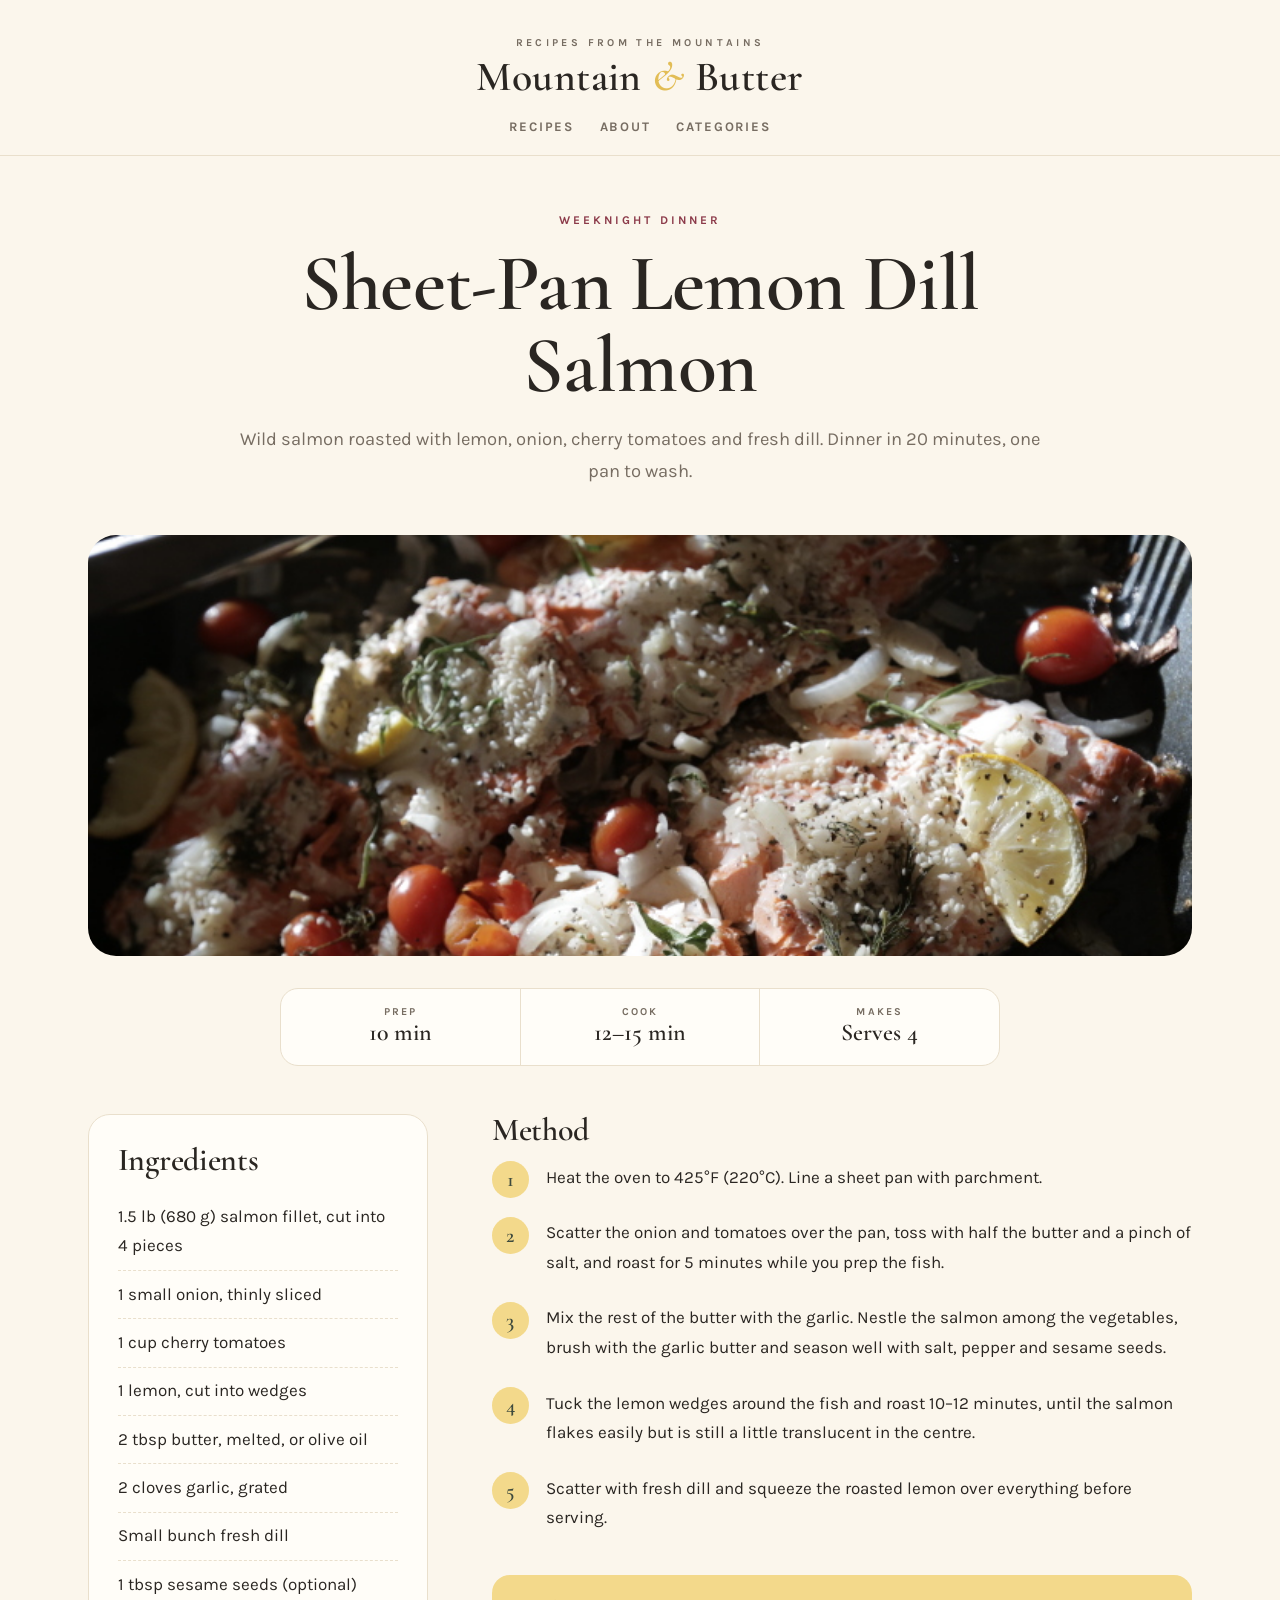
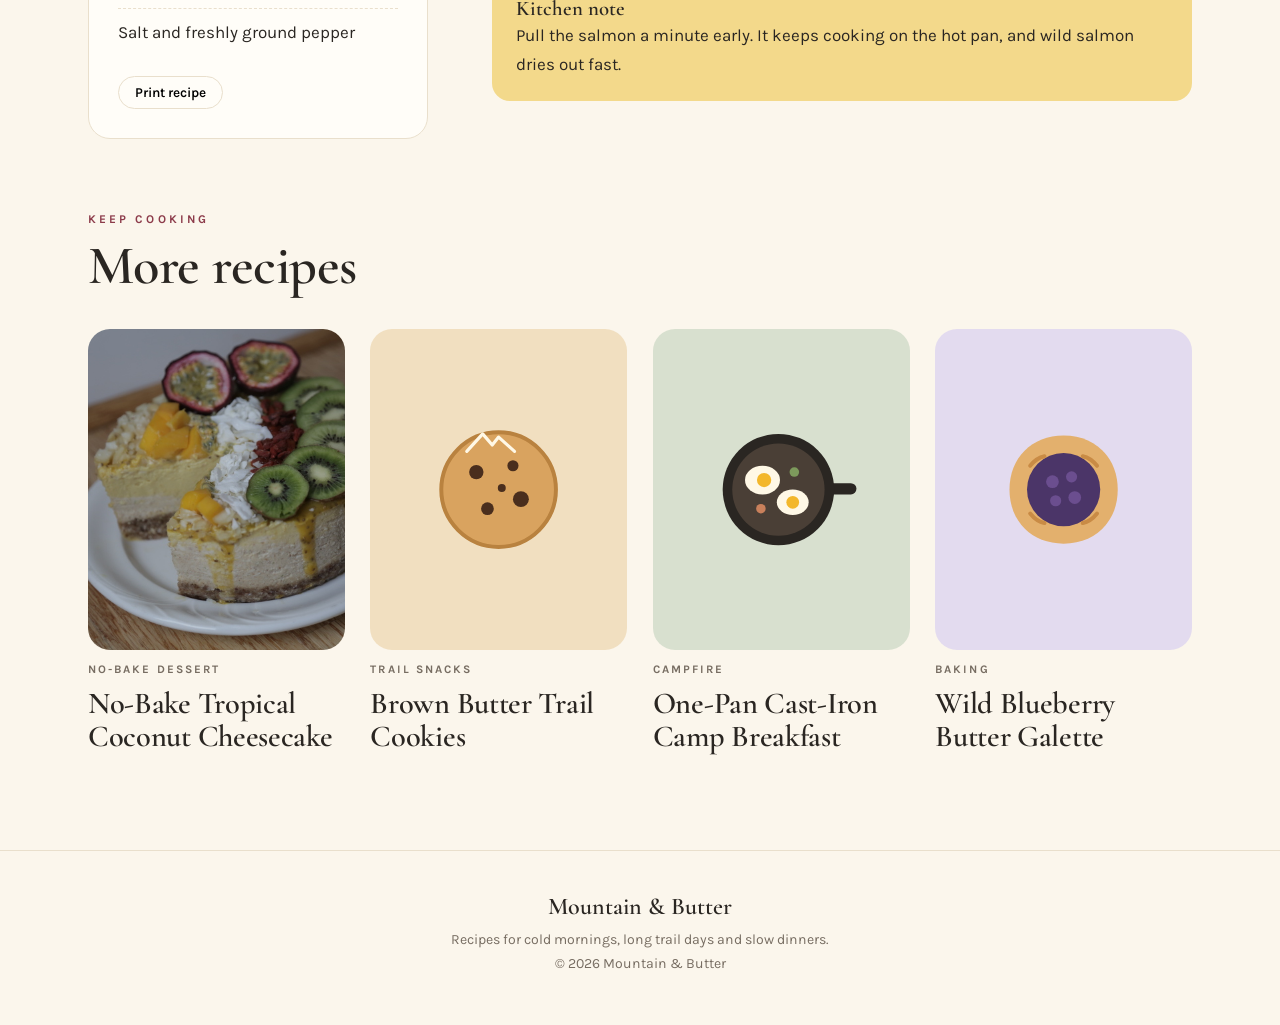
<file: recipes/sheet-pan-lemon-dill-salmon/index.html>
<!doctype html>
<html lang="en-CA">
<head>
<meta charset="utf-8">
<meta name="viewport" content="width=device-width,initial-scale=1">
<title>Sheet-Pan Lemon Dill Salmon | Mountain &amp; Butter</title>
<meta name="description" content="Wild salmon roasted with lemon, onion, cherry tomatoes and fresh dill. Dinner in 20 minutes, one pan to wash.">
<link rel="canonical" href="https://mountainandbutter.com/recipes/sheet-pan-lemon-dill-salmon/">
<meta name="theme-color" content="#3e4a3d">
<link rel="icon" type="image/svg+xml" href="/favicon.svg">
<meta property="og:type" content="website"><meta property="og:title" content="Sheet-Pan Lemon Dill Salmon | Mountain &amp; Butter"><meta property="og:description" content="Wild salmon roasted with lemon, onion, cherry tomatoes and fresh dill. Dinner in 20 minutes, one pan to wash."><meta property="og:url" content="https://mountainandbutter.com/recipes/sheet-pan-lemon-dill-salmon/"><meta property="og:image" content="https://mountainandbutter.com/img/salmon.jpg"><meta property="og:locale" content="en_CA">
<meta name="twitter:card" content="summary_large_image">
<link rel="preconnect" href="https://fonts.googleapis.com"><link rel="preconnect" href="https://fonts.gstatic.com" crossorigin>
<link href="https://fonts.googleapis.com/css2?family=Cormorant+Garamond:ital,wght@0,500;0,600;0,700;1,500&family=Karla:wght@400;500;600;700&display=swap" rel="stylesheet">
<link rel="stylesheet" href="/style.css?v=1">
<script type="application/ld+json">{"@context": "https://schema.org", "@type": "Recipe", "name": "Sheet-Pan Lemon Dill Salmon", "description": "Wild salmon roasted with lemon, onion, cherry tomatoes and fresh dill. Dinner in 20 minutes, one pan to wash.", "author": {"@type": "Person", "name": "Jenna"}, "recipeCategory": "Weeknight dinner", "image": "https://mountainandbutter.com/img/salmon.jpg", "recipeYield": "Serves 4", "totalTime": "PT25M", "recipeIngredient": ["1.5 lb (680 g) salmon fillet, cut into 4 pieces", "1 small onion, thinly sliced", "1 cup cherry tomatoes", "1 lemon, cut into wedges", "2 tbsp butter, melted, or olive oil", "2 cloves garlic, grated", "Small bunch fresh dill", "1 tbsp sesame seeds (optional)", "Salt and freshly ground pepper"], "recipeInstructions": [{"@type": "HowToStep", "text": "Heat the oven to 425\u00b0F (220\u00b0C). Line a sheet pan with parchment."}, {"@type": "HowToStep", "text": "Scatter the onion and tomatoes over the pan, toss with half the butter and a pinch of salt, and roast for 5 minutes while you prep the fish."}, {"@type": "HowToStep", "text": "Mix the rest of the butter with the garlic. Nestle the salmon among the vegetables, brush with the garlic butter and season well with salt, pepper and sesame seeds."}, {"@type": "HowToStep", "text": "Tuck the lemon wedges around the fish and roast 10\u201312 minutes, until the salmon flakes easily but is still a little translucent in the centre."}, {"@type": "HowToStep", "text": "Scatter with fresh dill and squeeze the roasted lemon over everything before serving."}]}</script>
</head>
<body><header class="top"><div class="wrap"><a class="logo" href="/"><small>Recipes from the mountains</small><b>Mountain <i>&amp;</i> Butter</b></a><nav><a href="/#recipes">Recipes</a><a href="/#about">About</a><a href="/#cats">Categories</a></nav></div></header><div class="wrap"><div class="rhead"><span class="k">Weeknight dinner</span><h1>Sheet-Pan Lemon Dill Salmon</h1><p>Wild salmon roasted with lemon, onion, cherry tomatoes and fresh dill. Dinner in 20 minutes, one pan to wash.</p></div><div class="rart" style="background:#f3dccf"><img src="/img/salmon.jpg" alt="" style="width:100%;height:100%;object-fit:cover"></div>
<div class="stats"><div><small>Prep</small><b>10 min</b></div><div><small>Cook</small><b>12–15 min</b></div><div><small>Makes</small><b>Serves 4</b></div></div>
<div class="rbody"><aside class="ing"><h2>Ingredients</h2><ul><li>1.5 lb (680 g) salmon fillet, cut into 4 pieces</li><li>1 small onion, thinly sliced</li><li>1 cup cherry tomatoes</li><li>1 lemon, cut into wedges</li><li>2 tbsp butter, melted, or olive oil</li><li>2 cloves garlic, grated</li><li>Small bunch fresh dill</li><li>1 tbsp sesame seeds (optional)</li><li>Salt and freshly ground pepper</li></ul><button class="print" onclick="window.print()">Print recipe</button></aside><div class="steps"><h2>Method</h2><ol><li>Heat the oven to 425°F (220°C). Line a sheet pan with parchment.</li><li>Scatter the onion and tomatoes over the pan, toss with half the butter and a pinch of salt, and roast for 5 minutes while you prep the fish.</li><li>Mix the rest of the butter with the garlic. Nestle the salmon among the vegetables, brush with the garlic butter and season well with salt, pepper and sesame seeds.</li><li>Tuck the lemon wedges around the fish and roast 10–12 minutes, until the salmon flakes easily but is still a little translucent in the centre.</li><li>Scatter with fresh dill and squeeze the roasted lemon over everything before serving.</li></ol><div class="tip"><b>Kitchen note</b>Pull the salmon a minute early. It keeps cooking on the hot pan, and wild salmon dries out fast.</div></div></div></div>
<section class="more" style="padding-top:1rem"><div class="wrap"><div class="sh"><div><span class="k">Keep cooking</span><h2>More recipes</h2></div></div><div class="grid" style="grid-template-columns:repeat(auto-fill,minmax(240px,1fr))"><a class="rc" href="/recipes/no-bake-tropical-coconut-cheesecake/"><div class="art" style="background:#f6e7b8"><img src="/img/cheesecake.jpg" alt="" style="width:100%;height:100%;object-fit:cover"></div><span class="meta">No-bake dessert</span><h3>No-Bake Tropical Coconut Cheesecake</h3></a><a class="rc" href="/recipes/brown-butter-trail-cookies/"><div class="art" style="background:#f1dfc0"><svg viewBox="0 0 200 200" aria-hidden="true"><circle cx="100" cy="100" r="72" fill="#d9a35f"/><circle cx="100" cy="100" r="72" fill="none" stroke="#b9823f" stroke-width="5"/><circle cx="72" cy="78" r="9" fill="#4a2e1d"/><circle cx="118" cy="70" r="7" fill="#4a2e1d"/><circle cx="128" cy="112" r="10" fill="#4a2e1d"/><circle cx="86" cy="124" r="8" fill="#4a2e1d"/><circle cx="104" cy="98" r="5" fill="#4a2e1d"/><path d="M60 52 L80 30 L92 44 L100 34 L120 52" fill="none" stroke="#fff8e6" stroke-width="4" stroke-linecap="round" stroke-linejoin="round"/></svg></div><span class="meta">Trail snacks</span><h3>Brown Butter Trail Cookies</h3></a><a class="rc" href="/recipes/cast-iron-camp-breakfast/"><div class="art" style="background:#d8e0cf"><svg viewBox="0 0 200 200" aria-hidden="true"><rect x="150" y="92" width="44" height="14" rx="7" fill="#2a2622"/><circle cx="96" cy="100" r="70" fill="#2a2622"/><circle cx="96" cy="100" r="58" fill="#4a3f36"/><ellipse cx="76" cy="88" rx="22" ry="18" fill="#fff8e6"/><circle cx="78" cy="88" r="9" fill="#f3b72b"/><ellipse cx="114" cy="116" rx="20" ry="16" fill="#fff8e6"/><circle cx="114" cy="116" r="8" fill="#f3b72b"/><circle cx="116" cy="78" r="6" fill="#7d9a5c"/><circle cx="74" cy="124" r="6" fill="#c9805b"/></svg></div><span class="meta">Campfire</span><h3>One-Pan Cast-Iron Camp Breakfast</h3></a><a class="rc" href="/recipes/wild-blueberry-galette/"><div class="art" style="background:#e3dbef"><svg viewBox="0 0 200 200" aria-hidden="true"><path d="M100 32 C140 32 168 60 168 100 C168 140 140 168 100 168 C60 168 32 140 32 100 C32 60 60 32 100 32Z" fill="#e3b06d"/><circle cx="100" cy="100" r="46" fill="#4b3568"/><circle cx="86" cy="90" r="8" fill="#6b4e8f"/><circle cx="110" cy="84" r="7" fill="#6b4e8f"/><circle cx="114" cy="110" r="8" fill="#6b4e8f"/><circle cx="90" cy="114" r="7" fill="#6b4e8f"/><path d="M58 70 Q66 60 76 58 M142 70 Q134 60 124 58 M58 130 Q66 140 76 142 M142 130 Q134 140 124 142" stroke="#c98b45" stroke-width="5" fill="none" stroke-linecap="round"/></svg></div><span class="meta">Baking</span><h3>Wild Blueberry Butter Galette</h3></a></div></div></section>
<footer><div class="wrap"><b>Mountain &amp; Butter</b>Recipes for cold mornings, long trail days and slow dinners.<br>© 2026 Mountain &amp; Butter</div></footer></body></html>
</file>
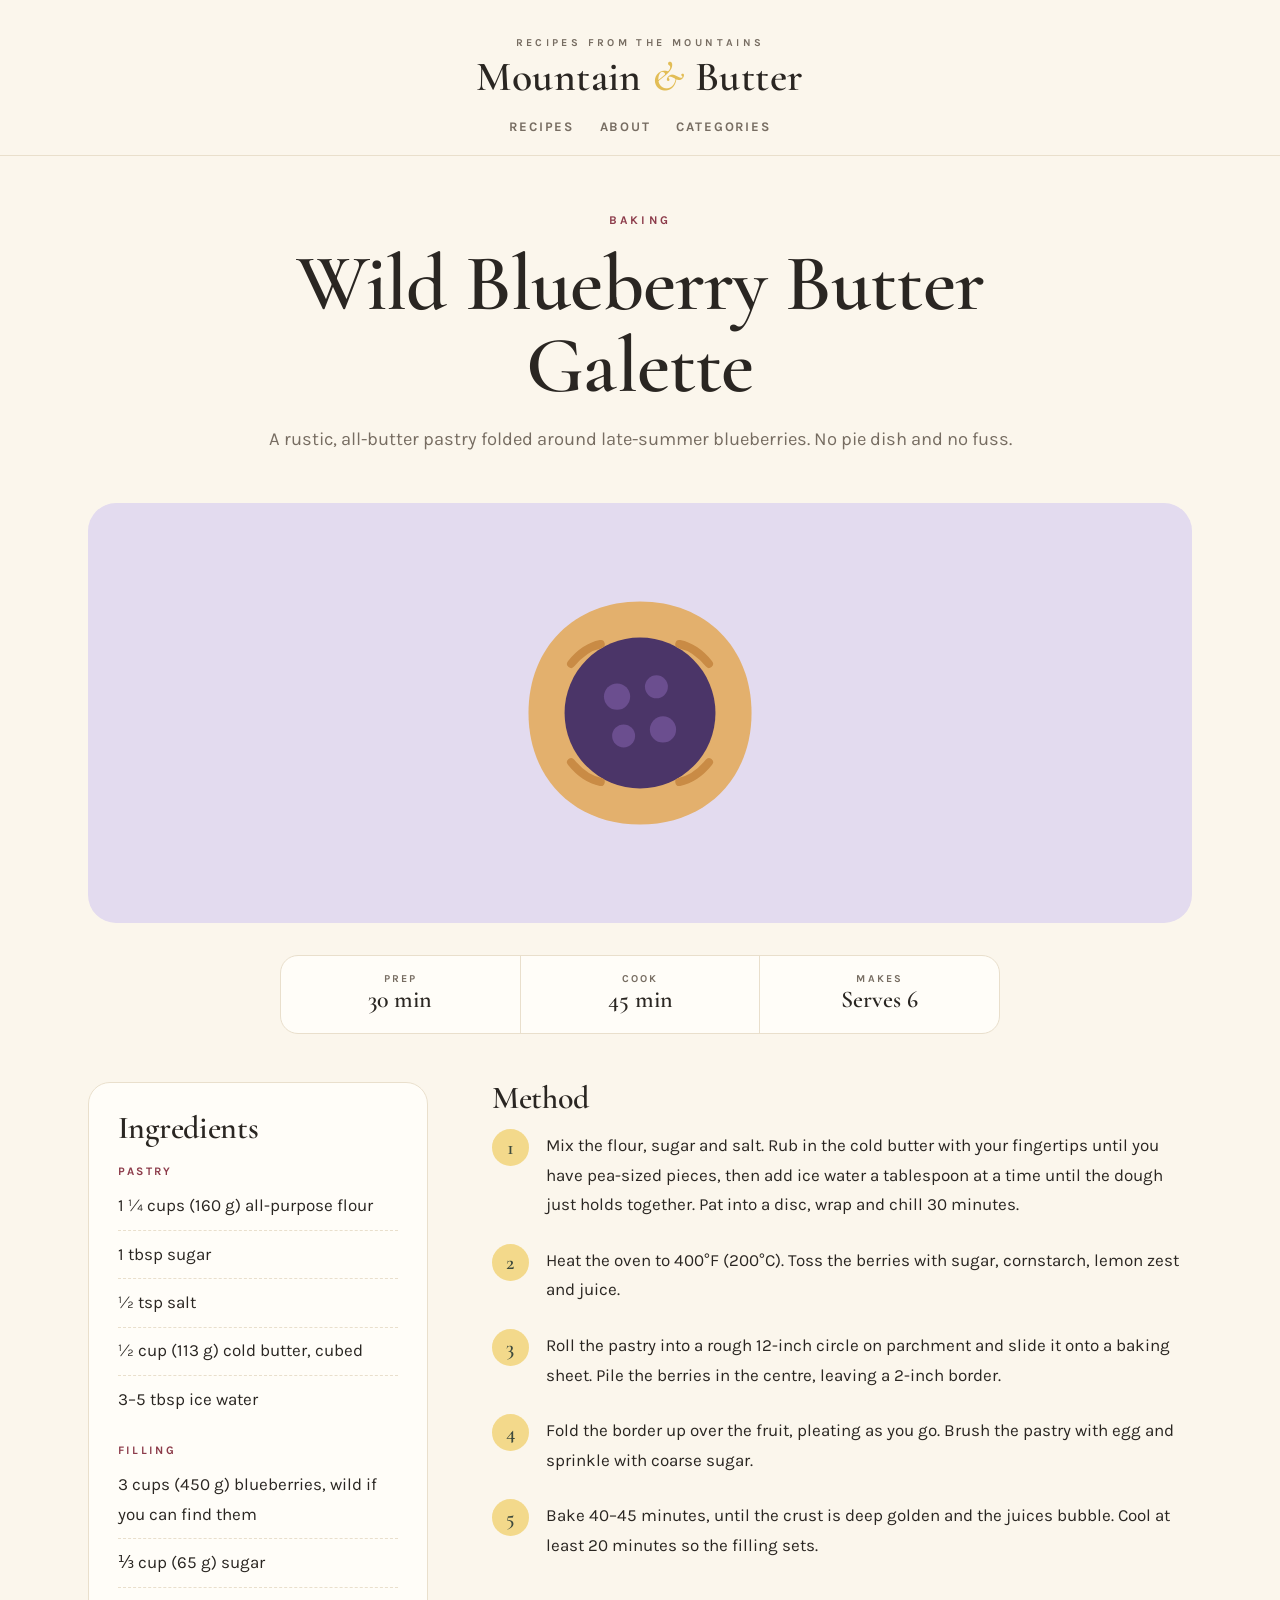
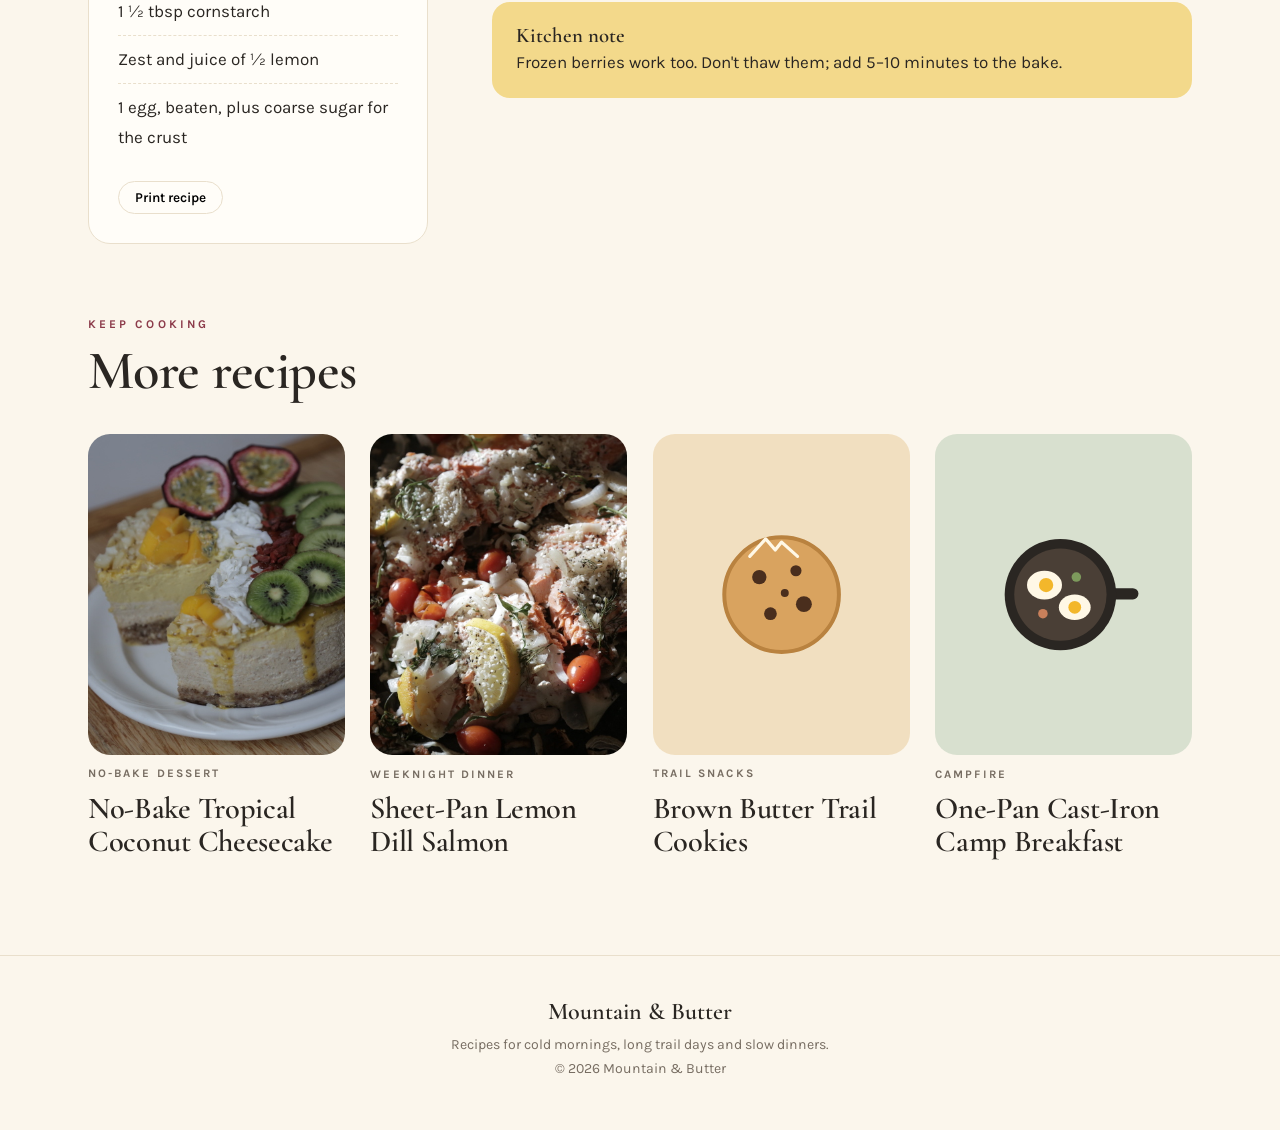
<file: recipes/wild-blueberry-galette/index.html>
<!doctype html>
<html lang="en-CA">
<head>
<meta charset="utf-8">
<meta name="viewport" content="width=device-width,initial-scale=1">
<title>Wild Blueberry Butter Galette | Mountain &amp; Butter</title>
<meta name="description" content="A rustic, all-butter pastry folded around late-summer blueberries. No pie dish and no fuss.">
<link rel="canonical" href="https://mountainandbutter.com/recipes/wild-blueberry-galette/">
<meta name="theme-color" content="#3e4a3d">
<link rel="icon" type="image/svg+xml" href="/favicon.svg">
<meta property="og:type" content="website"><meta property="og:title" content="Wild Blueberry Butter Galette | Mountain &amp; Butter"><meta property="og:description" content="A rustic, all-butter pastry folded around late-summer blueberries. No pie dish and no fuss."><meta property="og:url" content="https://mountainandbutter.com/recipes/wild-blueberry-galette/"><meta property="og:image" content="https://mountainandbutter.com/img/hero.jpg"><meta property="og:locale" content="en_CA">
<meta name="twitter:card" content="summary_large_image">
<link rel="preconnect" href="https://fonts.googleapis.com"><link rel="preconnect" href="https://fonts.gstatic.com" crossorigin>
<link href="https://fonts.googleapis.com/css2?family=Cormorant+Garamond:ital,wght@0,500;0,600;0,700;1,500&family=Karla:wght@400;500;600;700&display=swap" rel="stylesheet">
<link rel="stylesheet" href="/style.css?v=1">
<script type="application/ld+json">{"@context": "https://schema.org", "@type": "Recipe", "name": "Wild Blueberry Butter Galette", "description": "A rustic, all-butter pastry folded around late-summer blueberries. No pie dish and no fuss.", "author": {"@type": "Person", "name": "Jenna"}, "recipeCategory": "Baking", "recipeYield": "Serves 6", "totalTime": "PT1H45M", "recipeIngredient": ["1 \u00bc cups (160 g) all-purpose flour", "1 tbsp sugar", "\u00bd tsp salt", "\u00bd cup (113 g) cold butter, cubed", "3\u20135 tbsp ice water", "3 cups (450 g) blueberries, wild if you can find them", "\u2153 cup (65 g) sugar", "1 \u00bd tbsp cornstarch", "Zest and juice of \u00bd lemon", "1 egg, beaten, plus coarse sugar for the crust"], "recipeInstructions": [{"@type": "HowToStep", "text": "Mix the flour, sugar and salt. Rub in the cold butter with your fingertips until you have pea-sized pieces, then add ice water a tablespoon at a time until the dough just holds together. Pat into a disc, wrap and chill 30 minutes."}, {"@type": "HowToStep", "text": "Heat the oven to 400\u00b0F (200\u00b0C). Toss the berries with sugar, cornstarch, lemon zest and juice."}, {"@type": "HowToStep", "text": "Roll the pastry into a rough 12-inch circle on parchment and slide it onto a baking sheet. Pile the berries in the centre, leaving a 2-inch border."}, {"@type": "HowToStep", "text": "Fold the border up over the fruit, pleating as you go. Brush the pastry with egg and sprinkle with coarse sugar."}, {"@type": "HowToStep", "text": "Bake 40\u201345 minutes, until the crust is deep golden and the juices bubble. Cool at least 20 minutes so the filling sets."}]}</script>
</head>
<body><header class="top"><div class="wrap"><a class="logo" href="/"><small>Recipes from the mountains</small><b>Mountain <i>&amp;</i> Butter</b></a><nav><a href="/#recipes">Recipes</a><a href="/#about">About</a><a href="/#cats">Categories</a></nav></div></header><div class="wrap"><div class="rhead"><span class="k">Baking</span><h1>Wild Blueberry Butter Galette</h1><p>A rustic, all-butter pastry folded around late-summer blueberries. No pie dish and no fuss.</p></div><div class="rart" style="background:#e3dbef"><svg viewBox="0 0 200 200" aria-hidden="true"><path d="M100 32 C140 32 168 60 168 100 C168 140 140 168 100 168 C60 168 32 140 32 100 C32 60 60 32 100 32Z" fill="#e3b06d"/><circle cx="100" cy="100" r="46" fill="#4b3568"/><circle cx="86" cy="90" r="8" fill="#6b4e8f"/><circle cx="110" cy="84" r="7" fill="#6b4e8f"/><circle cx="114" cy="110" r="8" fill="#6b4e8f"/><circle cx="90" cy="114" r="7" fill="#6b4e8f"/><path d="M58 70 Q66 60 76 58 M142 70 Q134 60 124 58 M58 130 Q66 140 76 142 M142 130 Q134 140 124 142" stroke="#c98b45" stroke-width="5" fill="none" stroke-linecap="round"/></svg></div>
<div class="stats"><div><small>Prep</small><b>30 min</b></div><div><small>Cook</small><b>45 min</b></div><div><small>Makes</small><b>Serves 6</b></div></div>
<div class="rbody"><aside class="ing"><h2>Ingredients</h2><h4>Pastry</h4><ul><li>1 ¼ cups (160 g) all-purpose flour</li><li>1 tbsp sugar</li><li>½ tsp salt</li><li>½ cup (113 g) cold butter, cubed</li><li>3–5 tbsp ice water</li></ul><h4>Filling</h4><ul><li>3 cups (450 g) blueberries, wild if you can find them</li><li>⅓ cup (65 g) sugar</li><li>1 ½ tbsp cornstarch</li><li>Zest and juice of ½ lemon</li><li>1 egg, beaten, plus coarse sugar for the crust</li></ul><button class="print" onclick="window.print()">Print recipe</button></aside><div class="steps"><h2>Method</h2><ol><li>Mix the flour, sugar and salt. Rub in the cold butter with your fingertips until you have pea-sized pieces, then add ice water a tablespoon at a time until the dough just holds together. Pat into a disc, wrap and chill 30 minutes.</li><li>Heat the oven to 400°F (200°C). Toss the berries with sugar, cornstarch, lemon zest and juice.</li><li>Roll the pastry into a rough 12-inch circle on parchment and slide it onto a baking sheet. Pile the berries in the centre, leaving a 2-inch border.</li><li>Fold the border up over the fruit, pleating as you go. Brush the pastry with egg and sprinkle with coarse sugar.</li><li>Bake 40–45 minutes, until the crust is deep golden and the juices bubble. Cool at least 20 minutes so the filling sets.</li></ol><div class="tip"><b>Kitchen note</b>Frozen berries work too. Don't thaw them; add 5–10 minutes to the bake.</div></div></div></div>
<section class="more" style="padding-top:1rem"><div class="wrap"><div class="sh"><div><span class="k">Keep cooking</span><h2>More recipes</h2></div></div><div class="grid" style="grid-template-columns:repeat(auto-fill,minmax(240px,1fr))"><a class="rc" href="/recipes/no-bake-tropical-coconut-cheesecake/"><div class="art" style="background:#f6e7b8"><img src="/img/cheesecake.jpg" alt="" style="width:100%;height:100%;object-fit:cover"></div><span class="meta">No-bake dessert</span><h3>No-Bake Tropical Coconut Cheesecake</h3></a><a class="rc" href="/recipes/sheet-pan-lemon-dill-salmon/"><div class="art" style="background:#f3dccf"><img src="/img/salmon.jpg" alt="" style="width:100%;height:100%;object-fit:cover"></div><span class="meta">Weeknight dinner</span><h3>Sheet-Pan Lemon Dill Salmon</h3></a><a class="rc" href="/recipes/brown-butter-trail-cookies/"><div class="art" style="background:#f1dfc0"><svg viewBox="0 0 200 200" aria-hidden="true"><circle cx="100" cy="100" r="72" fill="#d9a35f"/><circle cx="100" cy="100" r="72" fill="none" stroke="#b9823f" stroke-width="5"/><circle cx="72" cy="78" r="9" fill="#4a2e1d"/><circle cx="118" cy="70" r="7" fill="#4a2e1d"/><circle cx="128" cy="112" r="10" fill="#4a2e1d"/><circle cx="86" cy="124" r="8" fill="#4a2e1d"/><circle cx="104" cy="98" r="5" fill="#4a2e1d"/><path d="M60 52 L80 30 L92 44 L100 34 L120 52" fill="none" stroke="#fff8e6" stroke-width="4" stroke-linecap="round" stroke-linejoin="round"/></svg></div><span class="meta">Trail snacks</span><h3>Brown Butter Trail Cookies</h3></a><a class="rc" href="/recipes/cast-iron-camp-breakfast/"><div class="art" style="background:#d8e0cf"><svg viewBox="0 0 200 200" aria-hidden="true"><rect x="150" y="92" width="44" height="14" rx="7" fill="#2a2622"/><circle cx="96" cy="100" r="70" fill="#2a2622"/><circle cx="96" cy="100" r="58" fill="#4a3f36"/><ellipse cx="76" cy="88" rx="22" ry="18" fill="#fff8e6"/><circle cx="78" cy="88" r="9" fill="#f3b72b"/><ellipse cx="114" cy="116" rx="20" ry="16" fill="#fff8e6"/><circle cx="114" cy="116" r="8" fill="#f3b72b"/><circle cx="116" cy="78" r="6" fill="#7d9a5c"/><circle cx="74" cy="124" r="6" fill="#c9805b"/></svg></div><span class="meta">Campfire</span><h3>One-Pan Cast-Iron Camp Breakfast</h3></a></div></div></section>
<footer><div class="wrap"><b>Mountain &amp; Butter</b>Recipes for cold mornings, long trail days and slow dinners.<br>© 2026 Mountain &amp; Butter</div></footer></body></html>
</file>
<file: style.css>
:root{--cream:#fbf6ec;--butter:#f3d98b;--butter-d:#e2bd55;--pine:#3e4a3d;--pine-d:#283128;--berry:#8c3b4a;--clay:#c9805b;--ink:#2a2622;--muted:#776d62;--line:#e9dfcc;--card:#fffdf8}
*{box-sizing:border-box}html{scroll-behavior:smooth}body{margin:0;background:var(--cream);color:var(--ink);font:17px/1.75 "Karla",system-ui,sans-serif;overflow-x:hidden}
img{max-width:100%;display:block}a{color:inherit}
h1,h2,h3{font-family:"Cormorant Garamond",Georgia,serif;font-weight:600;letter-spacing:-.01em;line-height:1.02;margin:0}
h1{font-size:clamp(3rem,9vw,7rem)}h2{font-size:clamp(2.1rem,5vw,3.4rem)}h3{font-size:1.75rem;line-height:1.1}
p{margin:0 0 1rem}.wrap{max-width:1160px;margin:0 auto;padding:0 16px}@media(min-width:700px){.wrap{padding:0 28px}}
.top{text-align:center;padding:1.6rem 0 1rem;border-bottom:1px solid var(--line)}
.top .logo{display:inline-flex;flex-direction:column;align-items:center;text-decoration:none;gap:.2rem}
.top .logo b{font:600 clamp(1.9rem,4vw,2.6rem) "Cormorant Garamond",serif;letter-spacing:.01em}.top .logo b i{color:var(--butter-d);font-style:italic}
.top .logo small{font:700 .66rem "Karla";letter-spacing:.32em;text-transform:uppercase;color:var(--muted)}
.top nav{display:flex;justify-content:center;gap:1.6rem;margin-top:.9rem;font-size:.82rem;font-weight:700;letter-spacing:.14em;text-transform:uppercase;flex-wrap:wrap}.top nav a{text-decoration:none;color:var(--muted)}.top nav a:hover{color:var(--berry)}
.hero{position:relative;margin:1.6rem 0 0;border-radius:28px;overflow:hidden;min-height:min(78vh,680px);display:flex;align-items:flex-end;background:var(--pine) center/cover}
.hero::before{content:"";position:absolute;inset:0;background:linear-gradient(180deg,rgba(40,49,40,.1),rgba(40,49,40,.75))}
.hero .in{position:relative;padding:clamp(1.6rem,5vw,4rem);color:#fff;max-width:760px}
.hero .k{font:700 .74rem "Karla";letter-spacing:.26em;text-transform:uppercase;color:var(--butter)}
.hero h1{color:#fff;margin:.6rem 0 1rem}.hero h1 em{color:var(--butter);font-style:italic;font-weight:500}
.hero p{font-size:1.18rem;color:rgba(255,255,255,.9);max-width:540px}
.btn{display:inline-block;background:var(--butter);color:var(--pine-d);font-weight:700;text-decoration:none;padding:.85rem 1.5rem;border-radius:999px;font-size:.95rem}.btn:hover{background:var(--butter-d)}
.btn.dark{background:var(--pine);color:#fff}
section{padding:clamp(3.5rem,8vw,6rem) 0}
.sh{display:flex;justify-content:space-between;align-items:end;gap:1rem;margin-bottom:2.2rem;flex-wrap:wrap}.sh .k{font:700 .74rem "Karla";letter-spacing:.26em;text-transform:uppercase;color:var(--berry)}.sh h2{margin-top:.4rem}
.grid{display:grid;grid-template-columns:repeat(3,1fr);gap:1.6rem}@media(max-width:900px){.grid{grid-template-columns:1fr 1fr}}@media(max-width:600px){.grid{grid-template-columns:1fr}}
.rc{text-decoration:none;display:flex;flex-direction:column;gap:.7rem}
.rc .art{aspect-ratio:4/5;border-radius:22px;display:grid;place-items:center;overflow:hidden;position:relative;transition:transform .3s}.rc:hover .art{transform:translateY(-4px)}
.rc .art svg{width:62%;height:auto}
.rc .meta{font:700 .72rem "Karla";letter-spacing:.18em;text-transform:uppercase;color:var(--muted)}
.rc h3{font-size:1.9rem}.rc p{color:var(--muted);margin:0;font-size:.98rem}
.feature{display:grid;grid-template-columns:1.1fr 1fr;gap:clamp(2rem,5vw,4rem);align-items:center}@media(max-width:860px){.feature{grid-template-columns:1fr}}
.feature img{border-radius:24px;aspect-ratio:1;object-fit:cover;width:100%}
.feature .k{font:700 .74rem "Karla";letter-spacing:.26em;text-transform:uppercase;color:var(--berry)}.feature h2{margin:.5rem 0 1rem}.feature p{color:var(--muted);font-size:1.08rem}
.band{background:var(--pine);color:#efe8d8}.band h2{color:#fff}.band p{color:rgba(239,232,216,.82)}
.about{display:grid;grid-template-columns:auto 1fr;gap:2.4rem;align-items:center;max-width:900px;margin:0 auto}
.about .mono{width:150px;height:150px;border-radius:50%;background:var(--butter);display:grid;place-items:center;font:italic 500 4.5rem "Cormorant Garamond",serif;color:var(--pine)}
@media(max-width:640px){.about{grid-template-columns:1fr;text-align:center}.about .mono{margin:0 auto}}
.cats{display:flex;flex-wrap:wrap;gap:.6rem}.cats a{border:1.5px solid var(--line);border-radius:999px;padding:.55rem 1.1rem;text-decoration:none;font-weight:600;font-size:.92rem;background:var(--card)}.cats a:hover{border-color:var(--berry);color:var(--berry)}
footer{border-top:1px solid var(--line);padding:2.6rem 0 3rem;text-align:center;font-size:.88rem;color:var(--muted)}footer b{font:600 1.5rem "Cormorant Garamond",serif;color:var(--ink);display:block;margin-bottom:.4rem}
/* recipe page */
.rhead{padding:3rem 0 2rem;text-align:center;max-width:820px;margin:0 auto}.rhead .k{font:700 .74rem "Karla";letter-spacing:.26em;text-transform:uppercase;color:var(--berry)}
.rhead h1{font-size:clamp(2.6rem,7vw,5rem);margin:.6rem 0 1rem}.rhead p{font-size:1.15rem;color:var(--muted)}
.rart{border-radius:28px;aspect-ratio:21/8;display:grid;place-items:center;overflow:hidden}.rart svg{height:78%;width:auto}
@media(max-width:600px){.rart{aspect-ratio:4/3}}
.stats{display:flex;justify-content:center;gap:0;flex-wrap:wrap;margin:2rem auto 0;border:1px solid var(--line);border-radius:18px;background:var(--card);max-width:720px}
.stats div{padding:1rem 1.6rem;text-align:center;border-right:1px solid var(--line);flex:1;min-width:130px}.stats div:last-child{border:0}.stats small{display:block;font:700 .66rem "Karla";letter-spacing:.2em;text-transform:uppercase;color:var(--muted)}.stats b{font:600 1.5rem "Cormorant Garamond",serif}
.rbody{display:grid;grid-template-columns:340px 1fr;gap:clamp(2rem,5vw,4rem);padding:3rem 0}@media(max-width:860px){.rbody{grid-template-columns:1fr}}
.ing{background:var(--card);border:1px solid var(--line);border-radius:22px;padding:1.8rem;align-self:start;position:sticky;top:1rem}@media(max-width:860px){.ing{position:static}}
.ing h2,.steps h2{font-size:2rem;margin-bottom:1rem}.ing ul{list-style:none;padding:0;margin:0}.ing li{padding:.55rem 0;border-bottom:1px dashed var(--line)}.ing li:last-child{border:0}.ing h4{font:700 .72rem "Karla";letter-spacing:.2em;text-transform:uppercase;color:var(--berry);margin:1.2rem 0 .3rem}
.steps ol{list-style:none;padding:0;margin:0;counter-reset:s}.steps li{counter-increment:s;padding:0 0 1.6rem 3.4rem;position:relative}
.steps li::before{content:counter(s);position:absolute;left:0;top:-.1rem;width:2.3rem;height:2.3rem;border-radius:50%;background:var(--butter);display:grid;place-items:center;font:600 1.3rem "Cormorant Garamond",serif;color:var(--pine)}
.tip{background:var(--butter);border-radius:18px;padding:1.3rem 1.5rem;margin-top:1rem}.tip b{font:600 1.3rem "Cormorant Garamond",serif;display:block}
.print{background:none;border:1.5px solid var(--line);border-radius:999px;padding:.5rem 1rem;font:600 .85rem "Karla";cursor:pointer;margin-top:1.2rem}
@media print{.top nav,footer,.print,.more{display:none}.rbody{grid-template-columns:1fr}.ing{position:static}}
</file>
